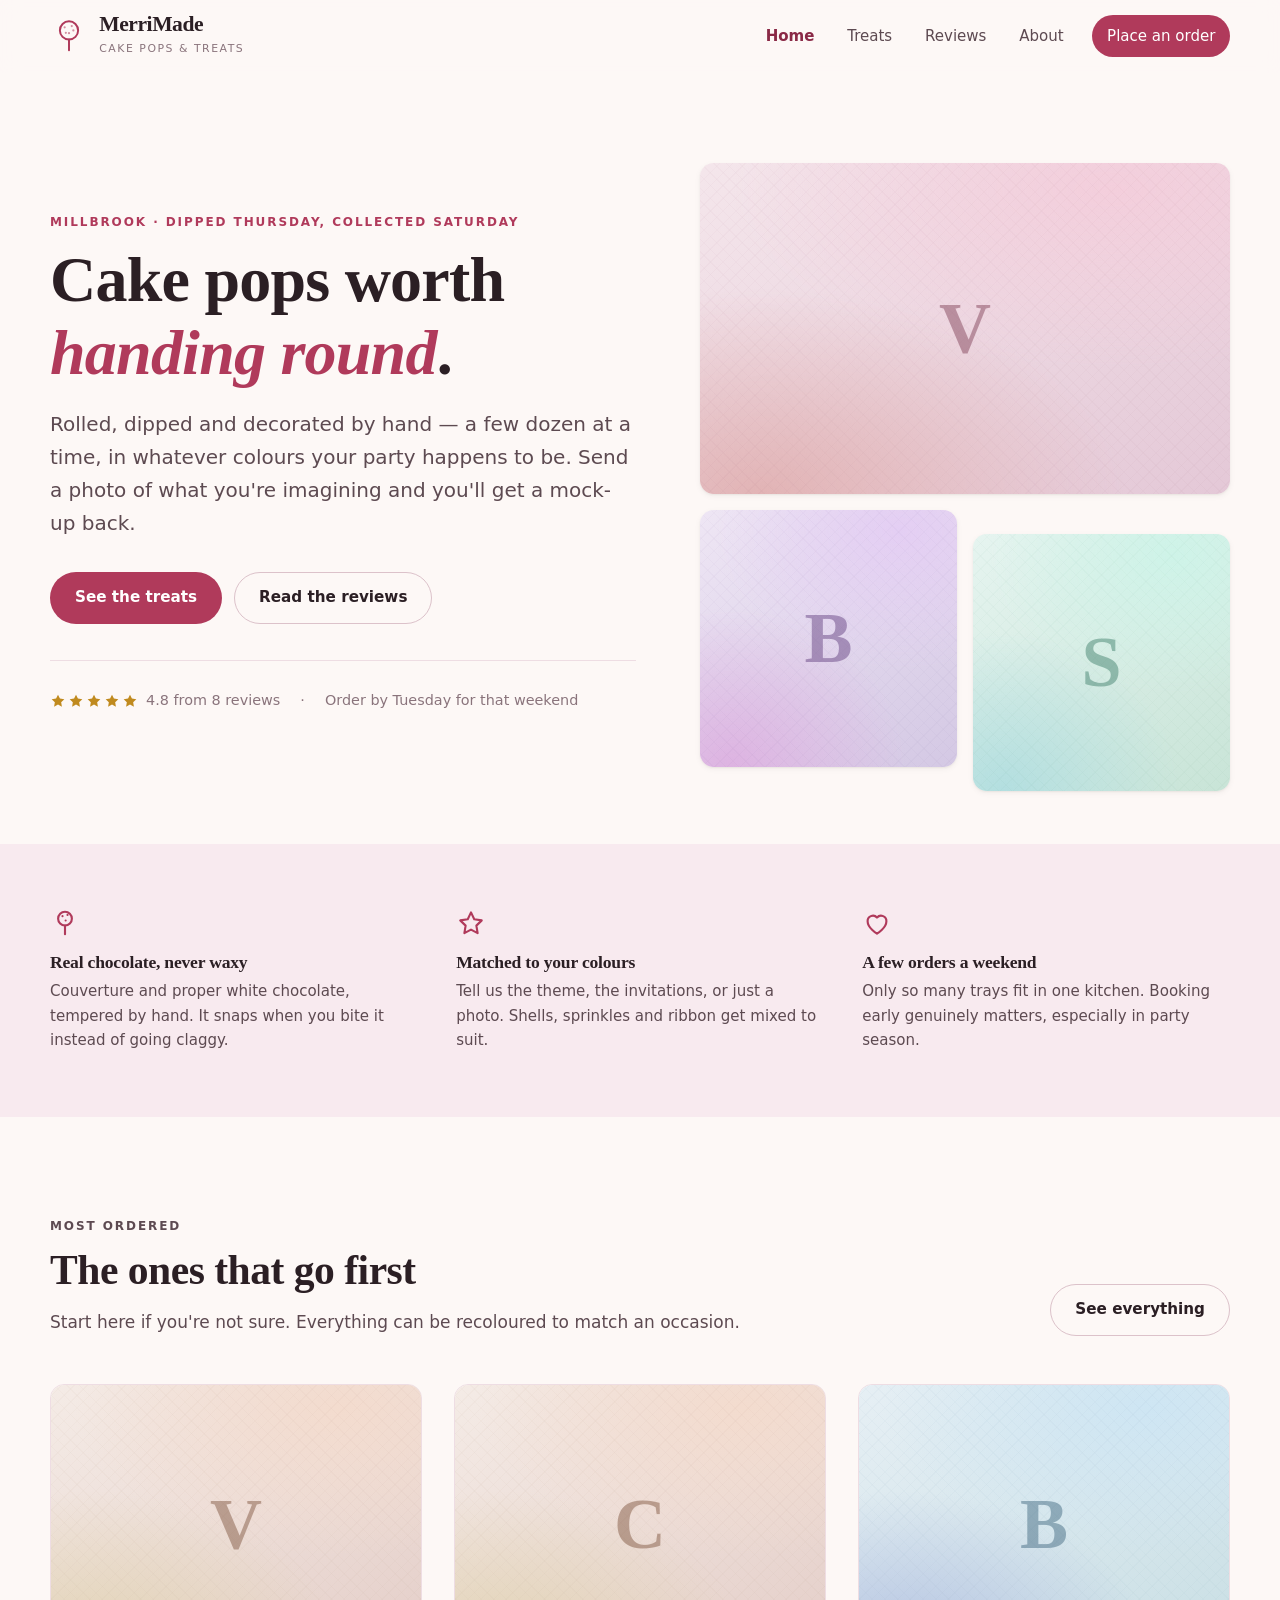
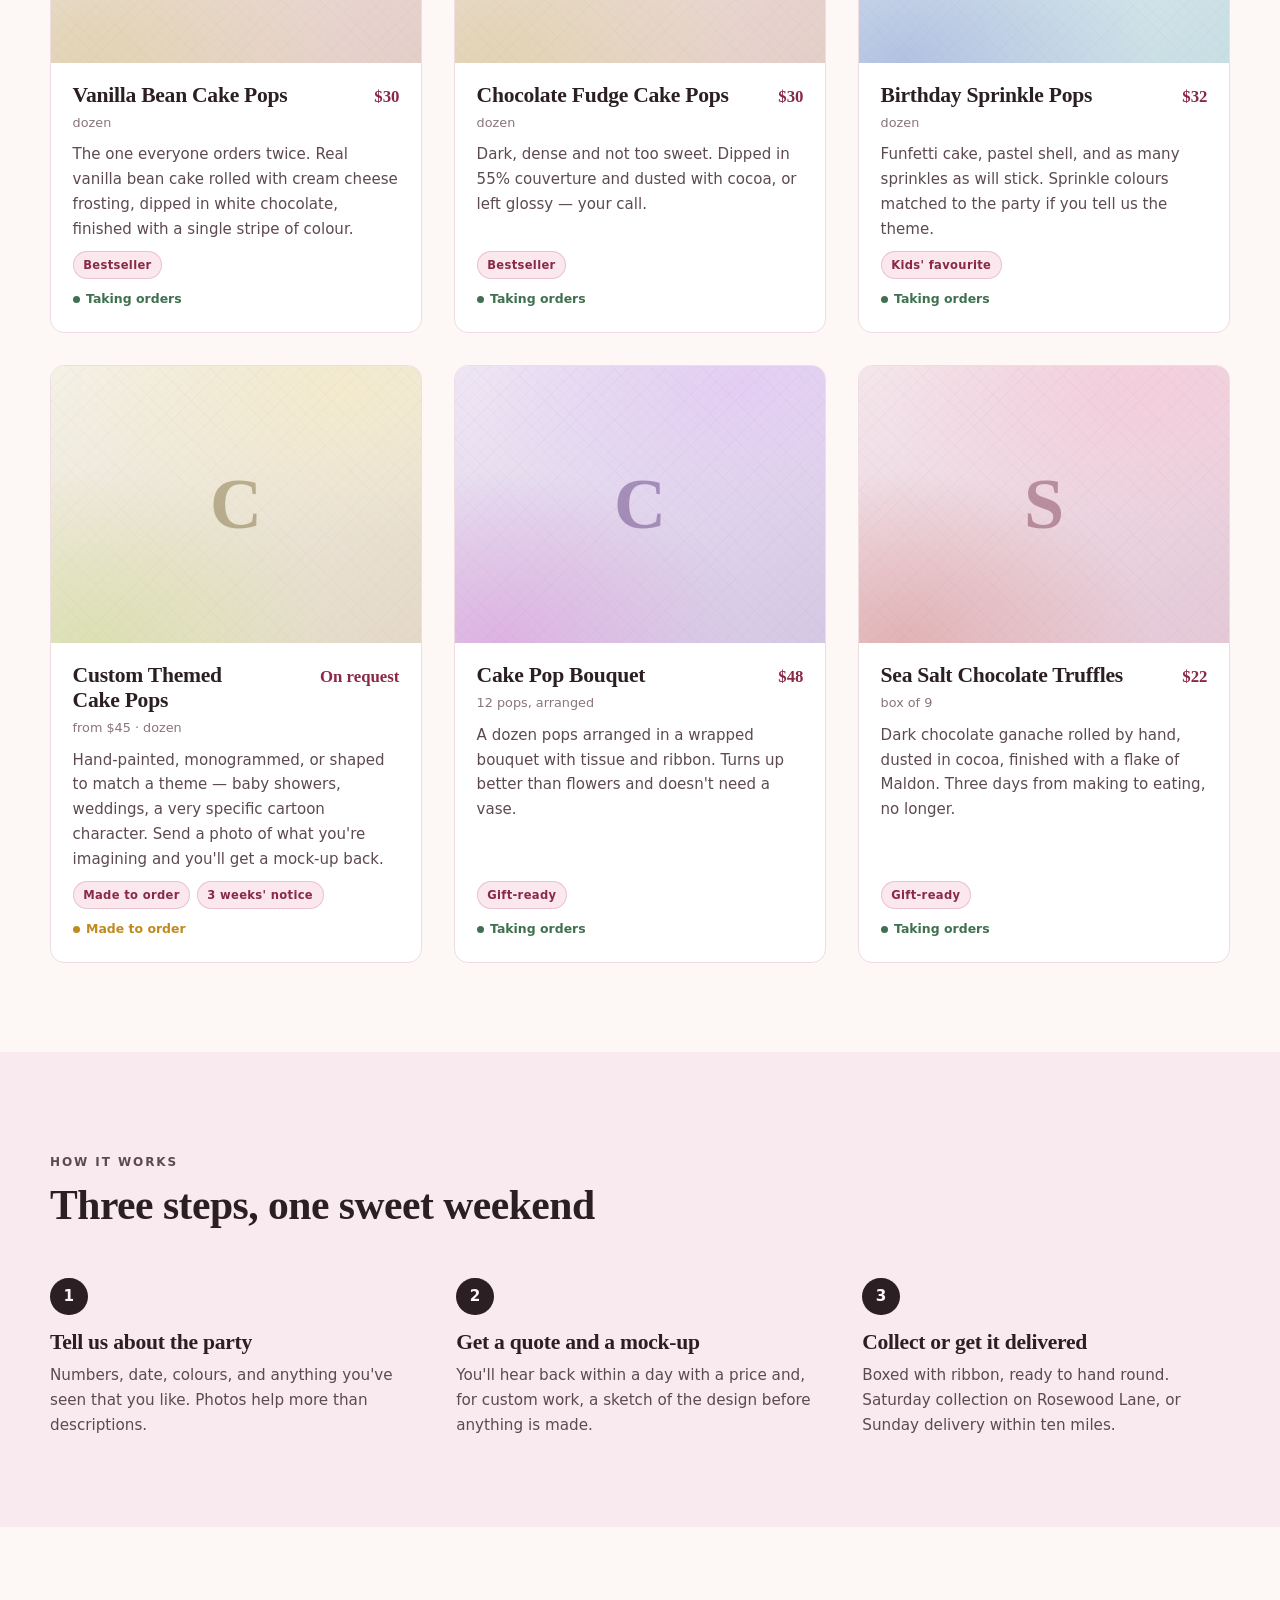
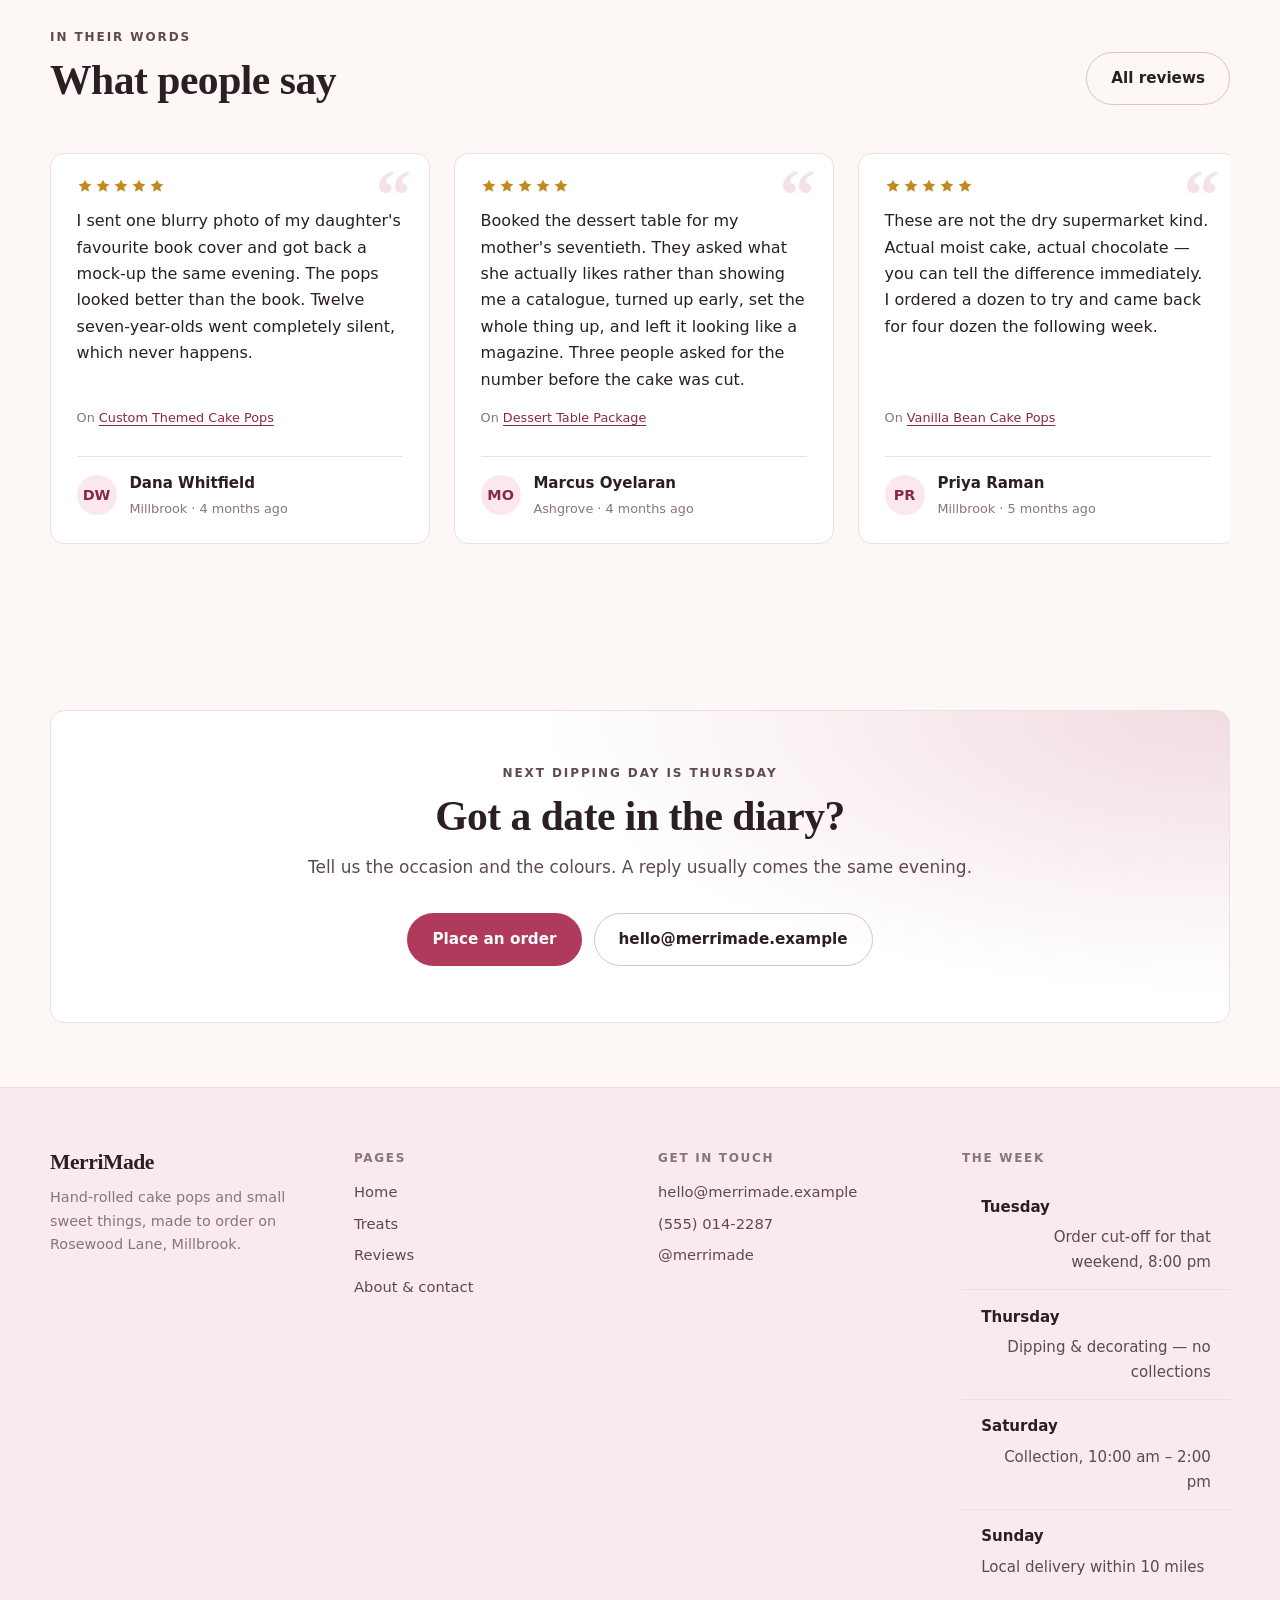
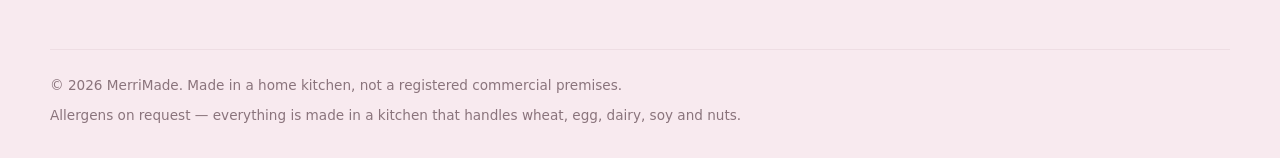
<file: index.html>
<!doctype html>
<html lang="en">
<head>
<meta charset="utf-8">
<meta name="viewport" content="width=device-width, initial-scale=1">
<title>MerriMade — cake pops &amp; sweet treats, made to order</title>
<meta name="description" content="MerriMade makes hand-rolled cake pops, decorated cookies, truffles and dessert tables to order — matched to your colours, for birthdays, weddings and showers.">
<meta name="theme-color" content="#fdf8f6" media="(prefers-color-scheme: light)">
<meta name="theme-color" content="#171013" media="(prefers-color-scheme: dark)">
<link rel="stylesheet" href="css/styles.css">
<link rel="icon" href="data:image/svg+xml,<svg xmlns='http://www.w3.org/2000/svg' viewBox='0 0 100 100'><text y='.9em' font-size='90'>🍭</text></svg>">

<meta property="og:type" content="website">
<meta property="og:title" content="MerriMade — cake pops &amp; sweet treats, made to order">
<meta property="og:description" content="Hand-rolled cake pops, decorated cookies and small sweet things for birthdays, weddings and showers.">

<script type="application/ld+json">
{
  "@context": "https://schema.org",
  "@type": "Bakery",
  "name": "MerriMade",
  "description": "Home kitchen making hand-rolled cake pops, decorated cookies, truffles and dessert tables to order.",
  "email": "hello@merrimade.example",
  "telephone": "(555) 014-2287",
  "address": { "@type": "PostalAddress", "streetAddress": "Rosewood Lane", "addressLocality": "Millbrook" },
  "priceRange": "$$",
  "openingHours": "Sa 10:00-14:00"
}
</script>
</head>

<body>

<a class="skip-link" href="#main">Skip to content</a>

<!-- ============================================================= header -->
<header class="site-header">
  <div class="wrap site-header__inner">
    <a class="brand" href="index.html">
      <svg class="brand__mark" viewBox="0 0 48 48" fill="none" aria-hidden="true">
        <circle cx="24" cy="17" r="11.5" stroke="currentColor" stroke-width="2.5"/>
        <path d="M24 28.5V42" stroke="currentColor" stroke-width="2.5" stroke-linecap="round"/>
        <path d="M18.5 13h.01M27.5 11.5h.01M24 20.5h.01M29.5 17h.01M20 20h.01"
              stroke="currentColor" stroke-width="2.8" stroke-linecap="round" opacity=".55"/>
      </svg>
      <span class="brand__text">
        <span class="brand__name">MerriMade</span>
        <span class="brand__sub">Cake Pops &amp; Treats</span>
      </span>
    </a>

    <button class="nav-toggle" type="button" aria-controls="primary-nav" aria-expanded="false">
      <span class="sr-only">Menu</span>
      <svg width="22" height="22" viewBox="0 0 24 24" fill="none" stroke="currentColor"
           stroke-width="2" stroke-linecap="round" aria-hidden="true">
        <path d="M4 7h16M4 12h16M4 17h16"/>
      </svg>
    </button>

    <nav class="nav" id="primary-nav" aria-label="Main">
      <a href="index.html">Home</a>
      <a href="products.html">Treats</a>
      <a href="reviews.html">Reviews</a>
      <a href="about.html">About</a>
      <a class="btn btn--small nav__cta" href="about.html#order">Place an order</a>
    </nav>
  </div>
</header>

<!-- =============================================================== main -->
<main id="main">

  <!-- =========================================================== hero -->
  <section class="hero">
    <div class="wrap hero__grid">
      <div>
        <p class="eyebrow">Millbrook · dipped Thursday, collected Saturday</p>
        <h1>Cake pops worth <em>handing round</em>.</h1>
        <p class="hero__lead">
          Rolled, dipped and decorated by hand — a few dozen at a time, in
          whatever colours your party happens to be. Send a photo of what you're
          imagining and you'll get a mock-up back.
        </p>
        <div class="hero__actions">
          <a class="btn" href="products.html">See the treats</a>
          <a class="btn btn--ghost" href="reviews.html">Read the reviews</a>
        </div>
        <p class="hero__proof">
          <span id="hero-rating"></span>
          <span class="hero__proof-sep" aria-hidden="true">·</span>
          <span>Order by Tuesday for that weekend</span>
        </p>
      </div>

      <div class="hero__art" aria-hidden="true">
        <div class="tile tile--placeholder" style="--hue:338"><span class="tile__initial">V</span></div>
        <div class="tile tile--placeholder" style="--hue:275"><span class="tile__initial">B</span></div>
        <div class="tile tile--placeholder" style="--hue:162"><span class="tile__initial">S</span></div>
      </div>
    </div>
  </section>

  <!-- ======================================================= features -->
  <section class="sunk tight">
    <div class="wrap features">
      <div class="feature" data-reveal>
        <svg class="feature__icon" viewBox="0 0 24 24" fill="none" stroke="currentColor" stroke-width="1.7" stroke-linecap="round" stroke-linejoin="round" aria-hidden="true">
          <circle cx="12" cy="8.5" r="5.5"/><path d="M12 14v7"/>
          <path d="M10 6.5h.01M14 5.5h.01M12.5 10h.01"/>
        </svg>
        <h3>Real chocolate, never waxy</h3>
        <p>Couverture and proper white chocolate, tempered by hand. It snaps when you bite it instead of going claggy.</p>
      </div>
      <div class="feature" data-reveal>
        <svg class="feature__icon" viewBox="0 0 24 24" fill="none" stroke="currentColor" stroke-width="1.7" stroke-linecap="round" stroke-linejoin="round" aria-hidden="true">
          <path d="M12 3.5 14.6 9l6 .9-4.3 4.2 1 6-5.3-2.8-5.3 2.8 1-6L3.4 9.9l6-.9z"/>
        </svg>
        <h3>Matched to your colours</h3>
        <p>Tell us the theme, the invitations, or just a photo. Shells, sprinkles and ribbon get mixed to suit.</p>
      </div>
      <div class="feature" data-reveal>
        <svg class="feature__icon" viewBox="0 0 24 24" fill="none" stroke="currentColor" stroke-width="1.7" stroke-linecap="round" stroke-linejoin="round" aria-hidden="true">
          <path d="M12 20.5s-7.5-4.6-7.5-9.7A4.3 4.3 0 0 1 12 7.6a4.3 4.3 0 0 1 7.5 3.2c0 5.1-7.5 9.7-7.5 9.7Z"/>
        </svg>
        <h3>A few orders a weekend</h3>
        <p>Only so many trays fit in one kitchen. Booking early genuinely matters, especially in party season.</p>
      </div>
    </div>
  </section>

  <!-- ======================================================= featured -->
  <section>
    <div class="wrap">
      <div class="section-head section-head--split">
        <div>
          <p class="eyebrow">Most ordered</p>
          <h2>The ones that go first</h2>
          <p>Start here if you're not sure. Everything can be recoloured to match an occasion.</p>
        </div>
        <a class="btn btn--ghost" href="products.html">See everything</a>
      </div>
      <div class="grid" id="featured-grid" data-reveal></div>
    </div>
  </section>

  <!-- ========================================================== steps -->
  <section class="sunk">
    <div class="wrap">
      <div class="section-head">
        <p class="eyebrow">How it works</p>
        <h2>Three steps, one sweet weekend</h2>
      </div>
      <div class="steps">
        <div class="step" data-reveal>
          <h3>Tell us about the party</h3>
          <p>Numbers, date, colours, and anything you've seen that you like. Photos help more than descriptions.</p>
        </div>
        <div class="step" data-reveal>
          <h3>Get a quote and a mock-up</h3>
          <p>You'll hear back within a day with a price and, for custom work, a sketch of the design before anything is made.</p>
        </div>
        <div class="step" data-reveal>
          <h3>Collect or get it delivered</h3>
          <p>Boxed with ribbon, ready to hand round. Saturday collection on Rosewood Lane, or Sunday delivery within ten miles.</p>
        </div>
      </div>
    </div>
  </section>

  <!-- ======================================================== reviews -->
  <section>
    <div class="wrap">
      <div class="section-head section-head--split">
        <div>
          <p class="eyebrow">In their words</p>
          <h2>What people say</h2>
        </div>
        <a class="btn btn--ghost" href="reviews.html">All reviews</a>
      </div>
      <div class="quote-strip" id="review-strip" data-reveal></div>
    </div>
  </section>

  <!-- ============================================================ cta -->
  <section class="tight">
    <div class="wrap">
      <div class="cta" data-reveal>
        <p class="eyebrow">Next dipping day is Thursday</p>
        <h2>Got a date in the diary?</h2>
        <p>Tell us the occasion and the colours. A reply usually comes the same evening.</p>
        <div class="hero__actions">
          <a class="btn" href="about.html#order">Place an order</a>
          <a class="btn btn--ghost" href="mailto:" data-site-email>hello@merrimade.example</a>
        </div>
      </div>
    </div>
  </section>

</main>

<!-- ============================================================= footer -->
<!-- ============================================================= footer -->
<footer class="site-footer">
  <div class="wrap">
    <div class="site-footer__grid">
      <div>
        <span class="brand__name">MerriMade</span>
        <p style="margin-top:.6rem;color:var(--muted);font-size:.9rem;max-width:28ch">
          Hand-rolled cake pops and small sweet things, made to order on
          Rosewood Lane, Millbrook.
        </p>
      </div>
      <div>
        <h4>Pages</h4>
        <ul>
          <li><a href="index.html">Home</a></li>
          <li><a href="products.html">Treats</a></li>
          <li><a href="reviews.html">Reviews</a></li>
          <li><a href="about.html">About &amp; contact</a></li>
        </ul>
      </div>
      <div>
        <h4>Get in touch</h4>
        <ul>
          <li><a href="mailto:" data-site-email>hello@merrimade.example</a></li>
          <li><a href="tel:" data-site-phone>(555) 014-2287</a></li>
          <li><a href="https://instagram.com" rel="noopener">@merrimade</a></li>
        </ul>
      </div>
      <div>
        <h4>The week</h4>
        <dl class="facts" data-hours style="background:transparent;border:0"></dl>
      </div>
    </div>
    <div class="site-footer__note">
      <span>&copy; <span data-site-year>2026</span> MerriMade. Made in a home kitchen, not a registered commercial premises.</span>
      <span>Allergens on request — everything is made in a kitchen that handles wheat, egg, dairy, soy and nuts.</span>
    </div>
  </div>
</footer>

<script src="js/data.js"></script>
<script src="js/site.js"></script>
</body>
</html>
</file>
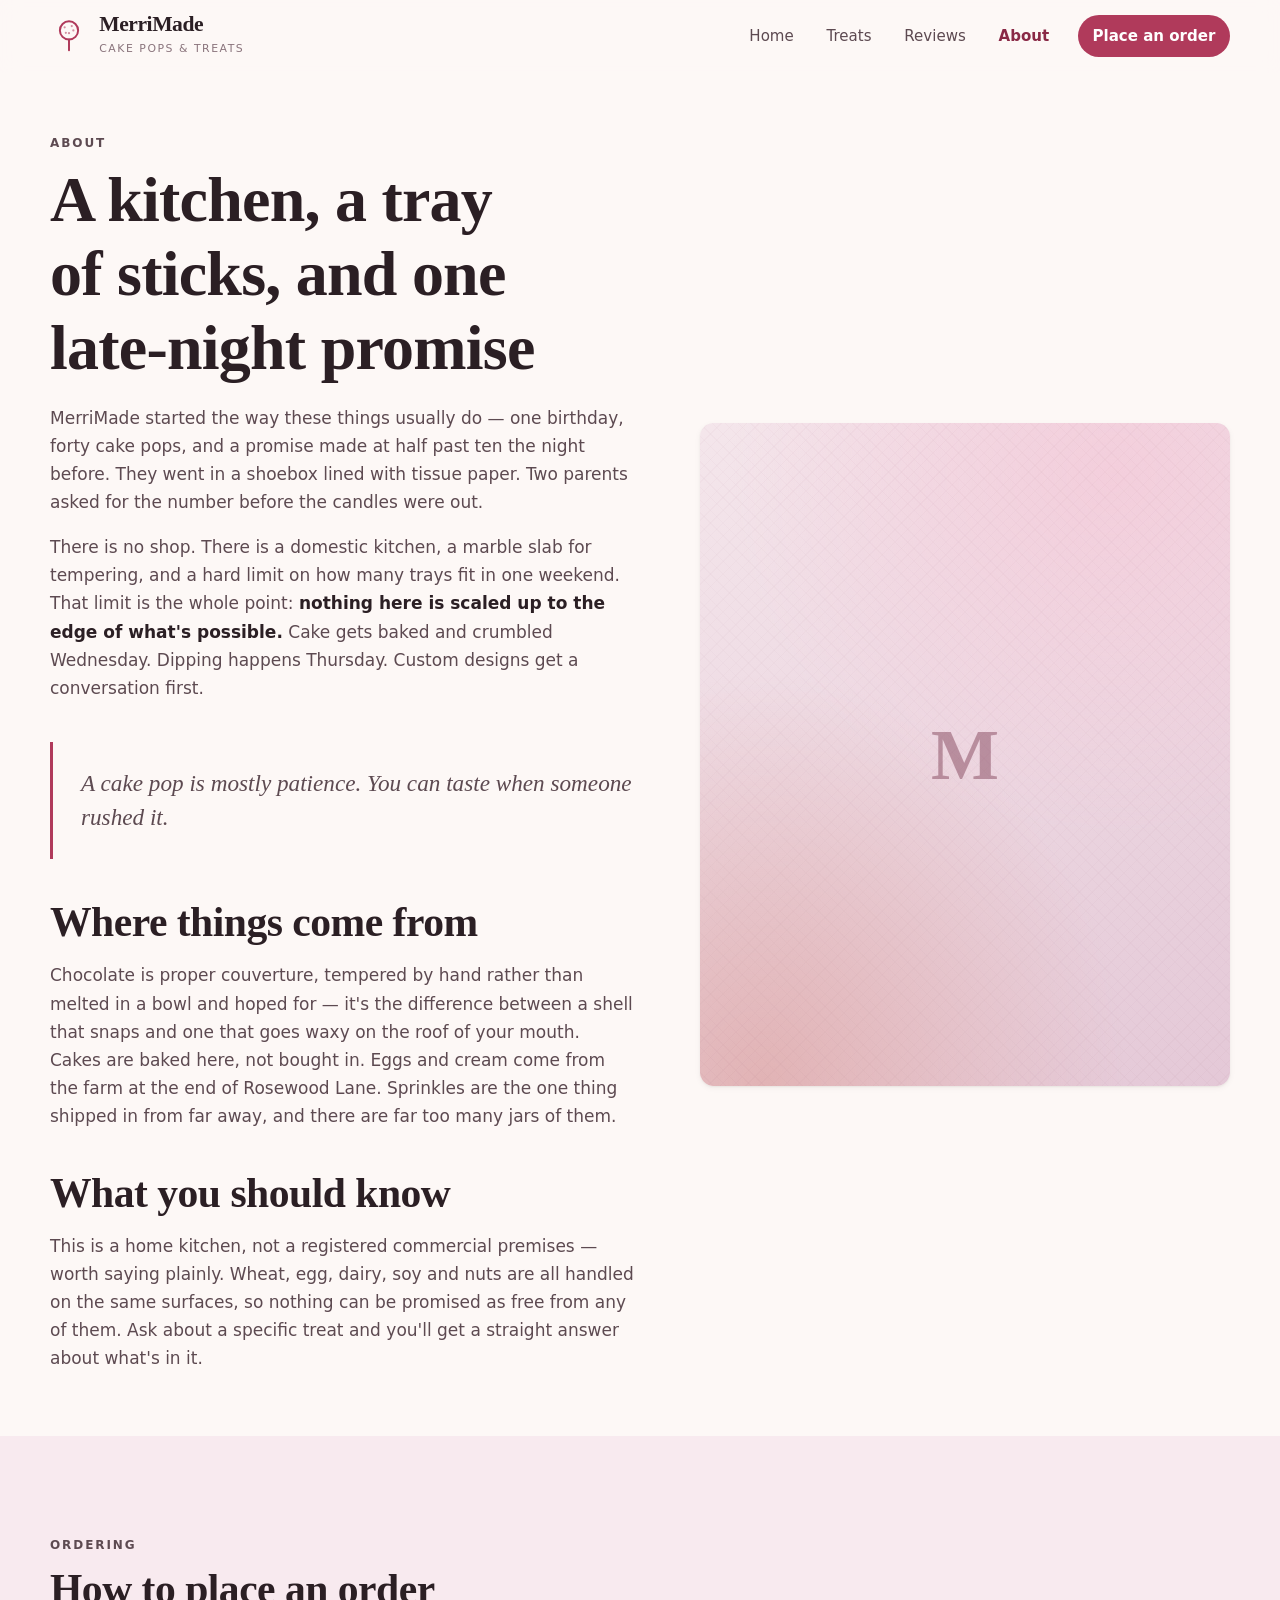
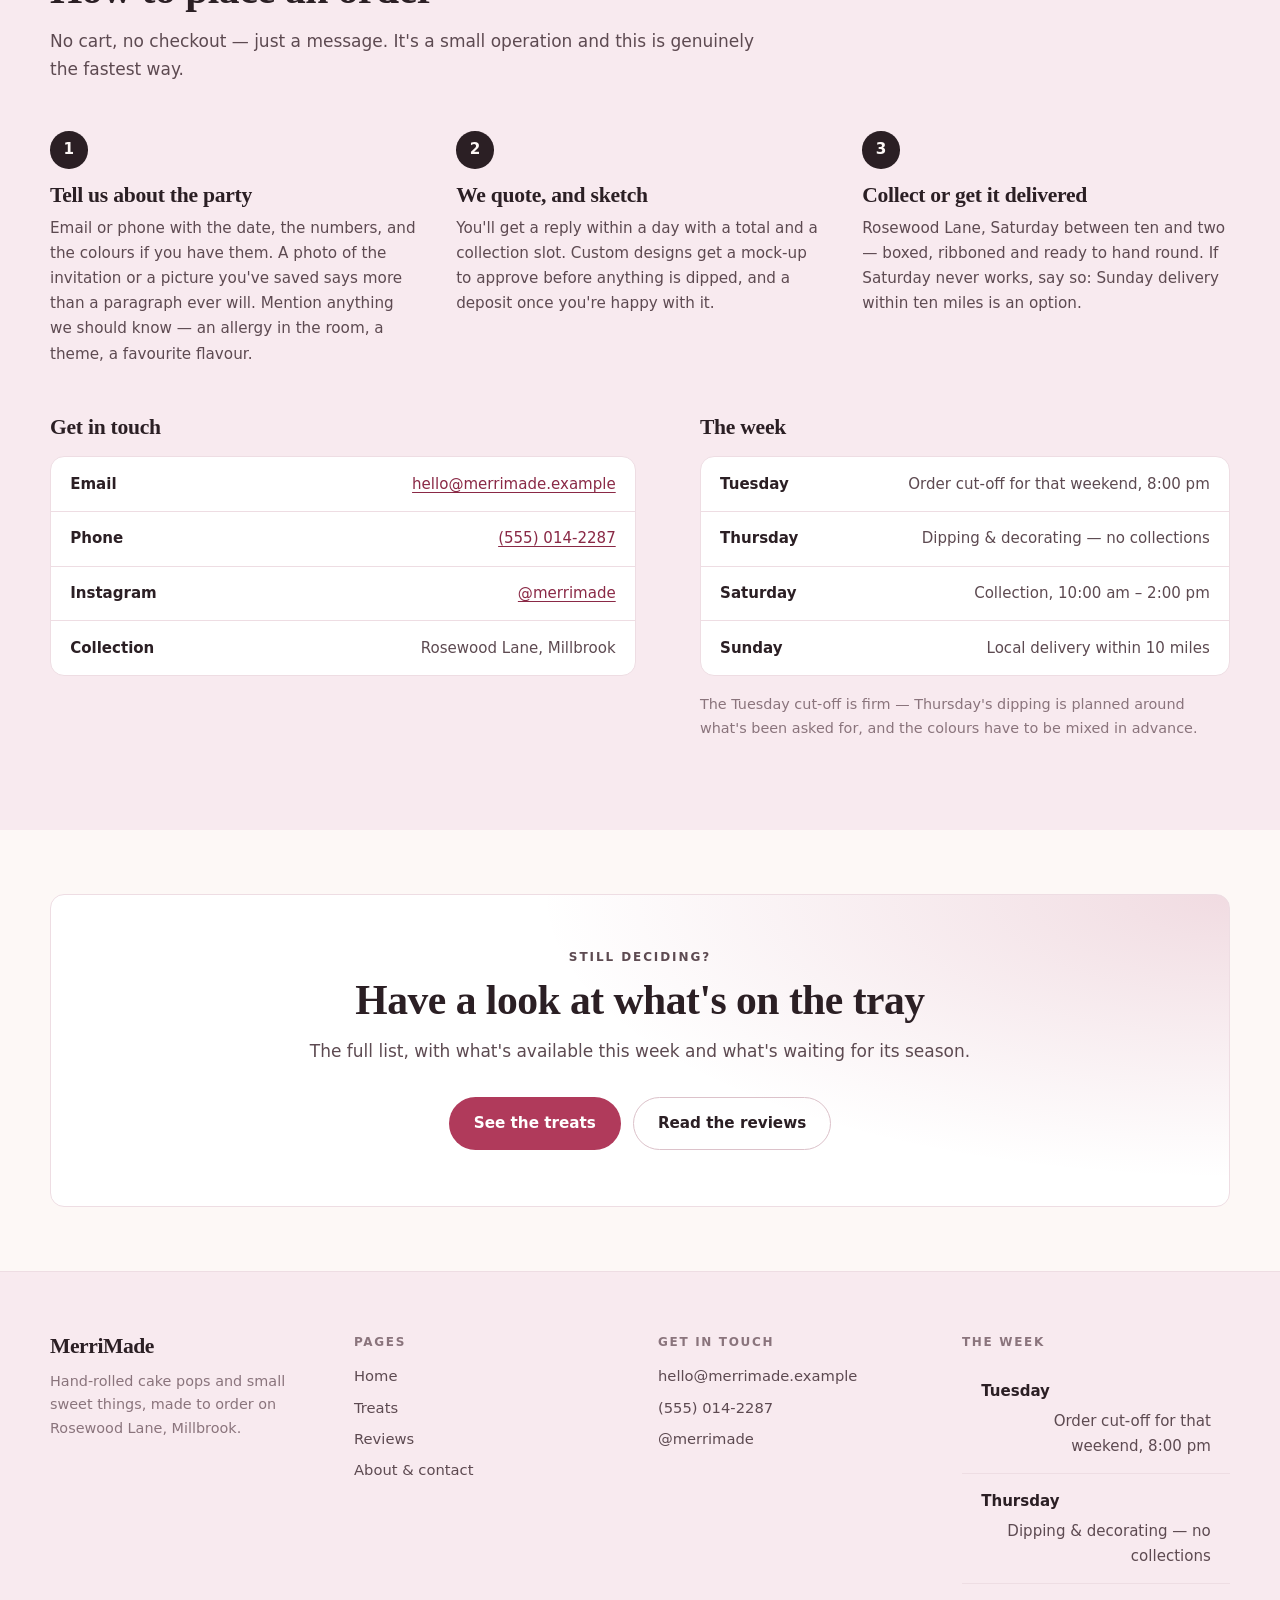
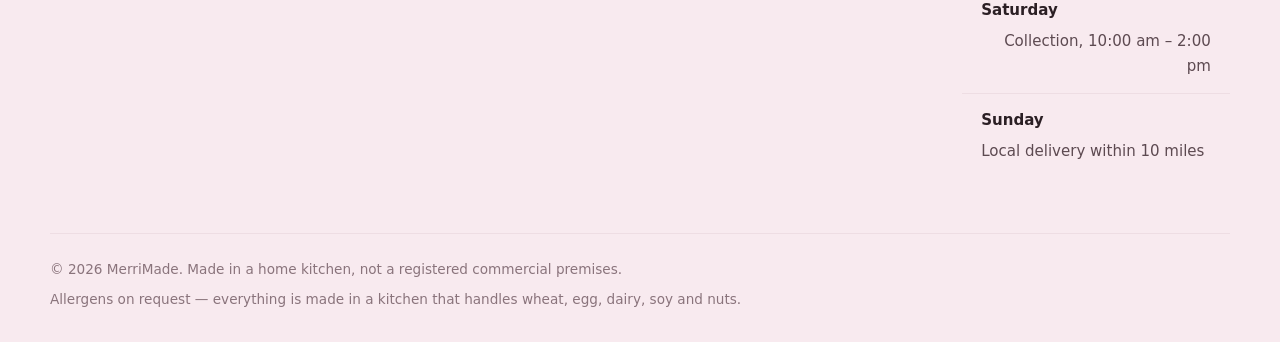
<file: about.html>
<!doctype html>
<html lang="en">
<head>
<meta charset="utf-8">
<meta name="viewport" content="width=device-width, initial-scale=1">
<title>About &amp; ordering — MerriMade</title>
<meta name="description" content="The story behind MerriMade, how ordering cake pops and treats works, lead times, collection and delivery, and how to get in touch.">
<meta name="theme-color" content="#fdf8f6" media="(prefers-color-scheme: light)">
<meta name="theme-color" content="#171013" media="(prefers-color-scheme: dark)">
<link rel="stylesheet" href="css/styles.css">
<link rel="icon" href="data:image/svg+xml,<svg xmlns='http://www.w3.org/2000/svg' viewBox='0 0 100 100'><text y='.9em' font-size='90'>🍭</text></svg>">
</head>

<body>

<a class="skip-link" href="#main">Skip to content</a>

<!-- ============================================================= header -->
<header class="site-header">
  <div class="wrap site-header__inner">
    <a class="brand" href="index.html">
      <svg class="brand__mark" viewBox="0 0 48 48" fill="none" aria-hidden="true">
        <circle cx="24" cy="17" r="11.5" stroke="currentColor" stroke-width="2.5"/>
        <path d="M24 28.5V42" stroke="currentColor" stroke-width="2.5" stroke-linecap="round"/>
        <path d="M18.5 13h.01M27.5 11.5h.01M24 20.5h.01M29.5 17h.01M20 20h.01"
              stroke="currentColor" stroke-width="2.8" stroke-linecap="round" opacity=".55"/>
      </svg>
      <span class="brand__text">
        <span class="brand__name">MerriMade</span>
        <span class="brand__sub">Cake Pops &amp; Treats</span>
      </span>
    </a>

    <button class="nav-toggle" type="button" aria-controls="primary-nav" aria-expanded="false">
      <span class="sr-only">Menu</span>
      <svg width="22" height="22" viewBox="0 0 24 24" fill="none" stroke="currentColor"
           stroke-width="2" stroke-linecap="round" aria-hidden="true">
        <path d="M4 7h16M4 12h16M4 17h16"/>
      </svg>
    </button>

    <nav class="nav" id="primary-nav" aria-label="Main">
      <a href="index.html">Home</a>
      <a href="products.html">Treats</a>
      <a href="reviews.html">Reviews</a>
      <a href="about.html">About</a>
      <a class="btn btn--small nav__cta" href="about.html#order">Place an order</a>
    </nav>
  </div>
</header>

<!-- =============================================================== main -->
<main id="main">
  <section class="tight">
    <div class="wrap hero__grid">
      <div class="prose">
        <p class="eyebrow">About</p>
        <h1 style="margin-bottom:1.25rem">A kitchen, a tray of sticks, and one late-night promise</h1>
        <p>
          MerriMade started the way these things usually do — one birthday, forty
          cake pops, and a promise made at half past ten the night before. They went
          in a shoebox lined with tissue paper. Two parents asked for the number
          before the candles were out.
        </p>
        <p>
          There is no shop. There is a domestic kitchen, a marble slab for tempering,
          and a hard limit on how many trays fit in one weekend. That limit is the
          whole point: <strong>nothing here is scaled up to the edge of what's
          possible.</strong> Cake gets baked and crumbled Wednesday. Dipping happens
          Thursday. Custom designs get a conversation first.
        </p>

        <div class="pull">
          <p>A cake pop is mostly patience. You can taste when someone rushed it.</p>
        </div>

        <h2>Where things come from</h2>
        <p>
          Chocolate is proper couverture, tempered by hand rather than melted in a
          bowl and hoped for — it's the difference between a shell that snaps and one
          that goes waxy on the roof of your mouth. Cakes are baked here, not bought
          in. Eggs and cream come from the farm at the end of Rosewood Lane. Sprinkles
          are the one thing shipped in from far away, and there are far too many jars
          of them.
        </p>

        <h2>What you should know</h2>
        <p>
          This is a home kitchen, not a registered commercial premises — worth saying
          plainly. Wheat, egg, dairy, soy and nuts are all handled on the same
          surfaces, so nothing can be promised as free from any of them. Ask about a
          specific treat and you'll get a straight answer about what's in it.
        </p>
      </div>

      <aside>
        <div class="tile tile--placeholder" style="--hue:338;aspect-ratio:4/5" role="img"
             aria-label="Portrait of the baker dipping cake pops">
          <span class="tile__initial" aria-hidden="true">M</span>
        </div>
      </aside>
    </div>
  </section>

  <!-- ========================================================= ordering -->
  <section class="sunk" id="order">
    <div class="wrap">
      <div class="section-head">
        <p class="eyebrow">Ordering</p>
        <h2>How to place an order</h2>
        <p>
          No cart, no checkout — just a message. It's a small operation and this is
          genuinely the fastest way.
        </p>
      </div>

      <div class="steps" style="margin-bottom:clamp(2rem,4vw,3rem)">
        <div class="step" data-reveal>
          <h3>Tell us about the party</h3>
          <p>
            Email or phone with the date, the numbers, and the colours if you have
            them. A photo of the invitation or a picture you've saved says more than
            a paragraph ever will. Mention anything we should know — an allergy in
            the room, a theme, a favourite flavour.
          </p>
        </div>
        <div class="step" data-reveal>
          <h3>We quote, and sketch</h3>
          <p>
            You'll get a reply within a day with a total and a collection slot.
            Custom designs get a mock-up to approve before anything is dipped, and a
            deposit once you're happy with it.
          </p>
        </div>
        <div class="step" data-reveal>
          <h3>Collect or get it delivered</h3>
          <p>
            Rosewood Lane, Saturday between ten and two — boxed, ribboned and ready
            to hand round. If Saturday never works, say so: Sunday delivery within
            ten miles is an option.
          </p>
        </div>
      </div>

      <div class="hero__grid" style="align-items:start">
        <div>
          <h3 style="margin-bottom:1rem">Get in touch</h3>
          <dl class="facts">
            <div><dt>Email</dt><dd><a href="mailto:" data-site-email>hello@merrimade.example</a></dd></div>
            <div><dt>Phone</dt><dd><a href="tel:" data-site-phone>(555) 014-2287</a></dd></div>
            <div><dt>Instagram</dt><dd><a href="https://instagram.com" rel="noopener">@merrimade</a></dd></div>
            <div><dt>Collection</dt><dd>Rosewood Lane, Millbrook</dd></div>
          </dl>
        </div>
        <div>
          <h3 style="margin-bottom:1rem">The week</h3>
          <dl class="facts" data-hours></dl>
          <p style="margin-top:1rem;font-size:.9rem;color:var(--muted)">
            The Tuesday cut-off is firm — Thursday's dipping is planned around
            what's been asked for, and the colours have to be mixed in advance.
          </p>
        </div>
      </div>
    </div>
  </section>

  <section class="tight">
    <div class="wrap">
      <div class="cta" data-reveal>
        <p class="eyebrow">Still deciding?</p>
        <h2>Have a look at what's on the tray</h2>
        <p>The full list, with what's available this week and what's waiting for its season.</p>
        <div class="hero__actions">
          <a class="btn" href="products.html">See the treats</a>
          <a class="btn btn--ghost" href="reviews.html">Read the reviews</a>
        </div>
      </div>
    </div>
  </section>
</main>

<!-- ============================================================= footer -->
<!-- ============================================================= footer -->
<footer class="site-footer">
  <div class="wrap">
    <div class="site-footer__grid">
      <div>
        <span class="brand__name">MerriMade</span>
        <p style="margin-top:.6rem;color:var(--muted);font-size:.9rem;max-width:28ch">
          Hand-rolled cake pops and small sweet things, made to order on
          Rosewood Lane, Millbrook.
        </p>
      </div>
      <div>
        <h4>Pages</h4>
        <ul>
          <li><a href="index.html">Home</a></li>
          <li><a href="products.html">Treats</a></li>
          <li><a href="reviews.html">Reviews</a></li>
          <li><a href="about.html">About &amp; contact</a></li>
        </ul>
      </div>
      <div>
        <h4>Get in touch</h4>
        <ul>
          <li><a href="mailto:" data-site-email>hello@merrimade.example</a></li>
          <li><a href="tel:" data-site-phone>(555) 014-2287</a></li>
          <li><a href="https://instagram.com" rel="noopener">@merrimade</a></li>
        </ul>
      </div>
      <div>
        <h4>The week</h4>
        <dl class="facts" data-hours style="background:transparent;border:0"></dl>
      </div>
    </div>
    <div class="site-footer__note">
      <span>&copy; <span data-site-year>2026</span> MerriMade. Made in a home kitchen, not a registered commercial premises.</span>
      <span>Allergens on request — everything is made in a kitchen that handles wheat, egg, dairy, soy and nuts.</span>
    </div>
  </div>
</footer>

<script src="js/data.js"></script>
<script src="js/site.js"></script>
</body>
</html>
</file>
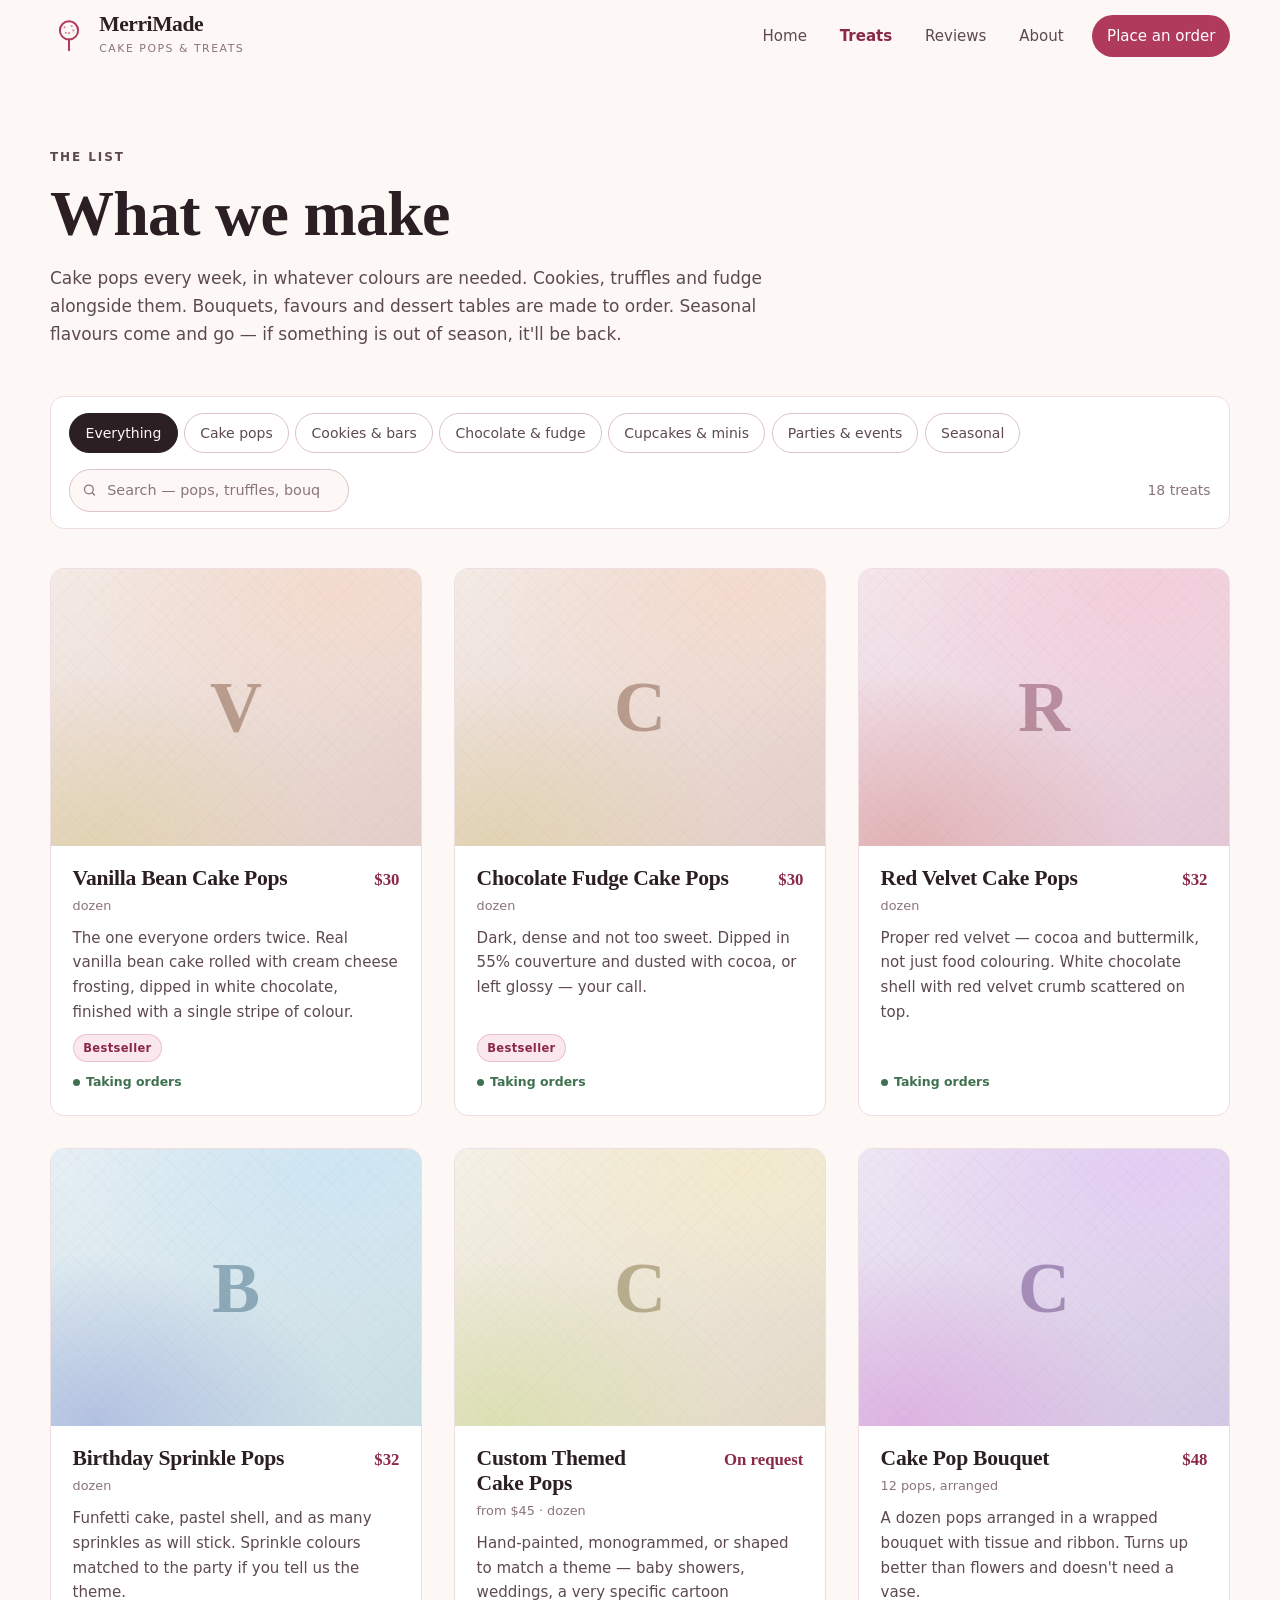
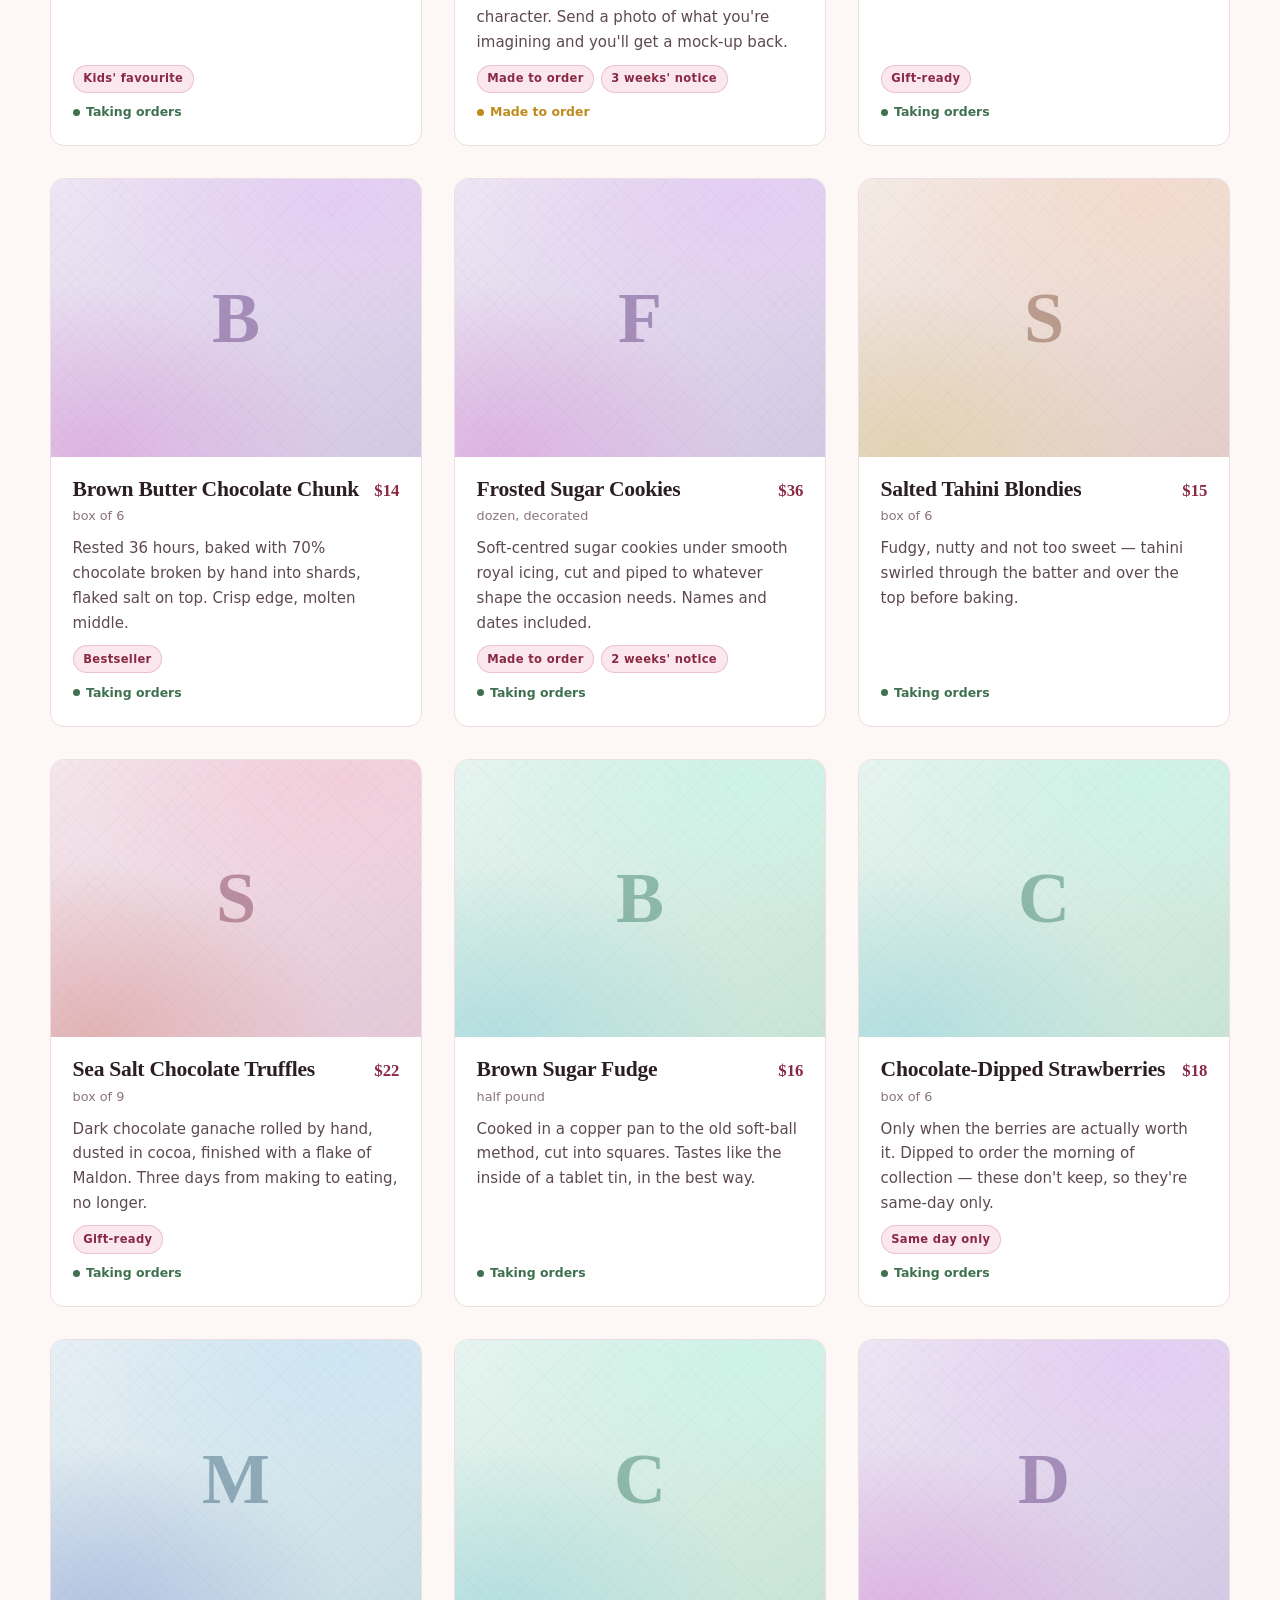
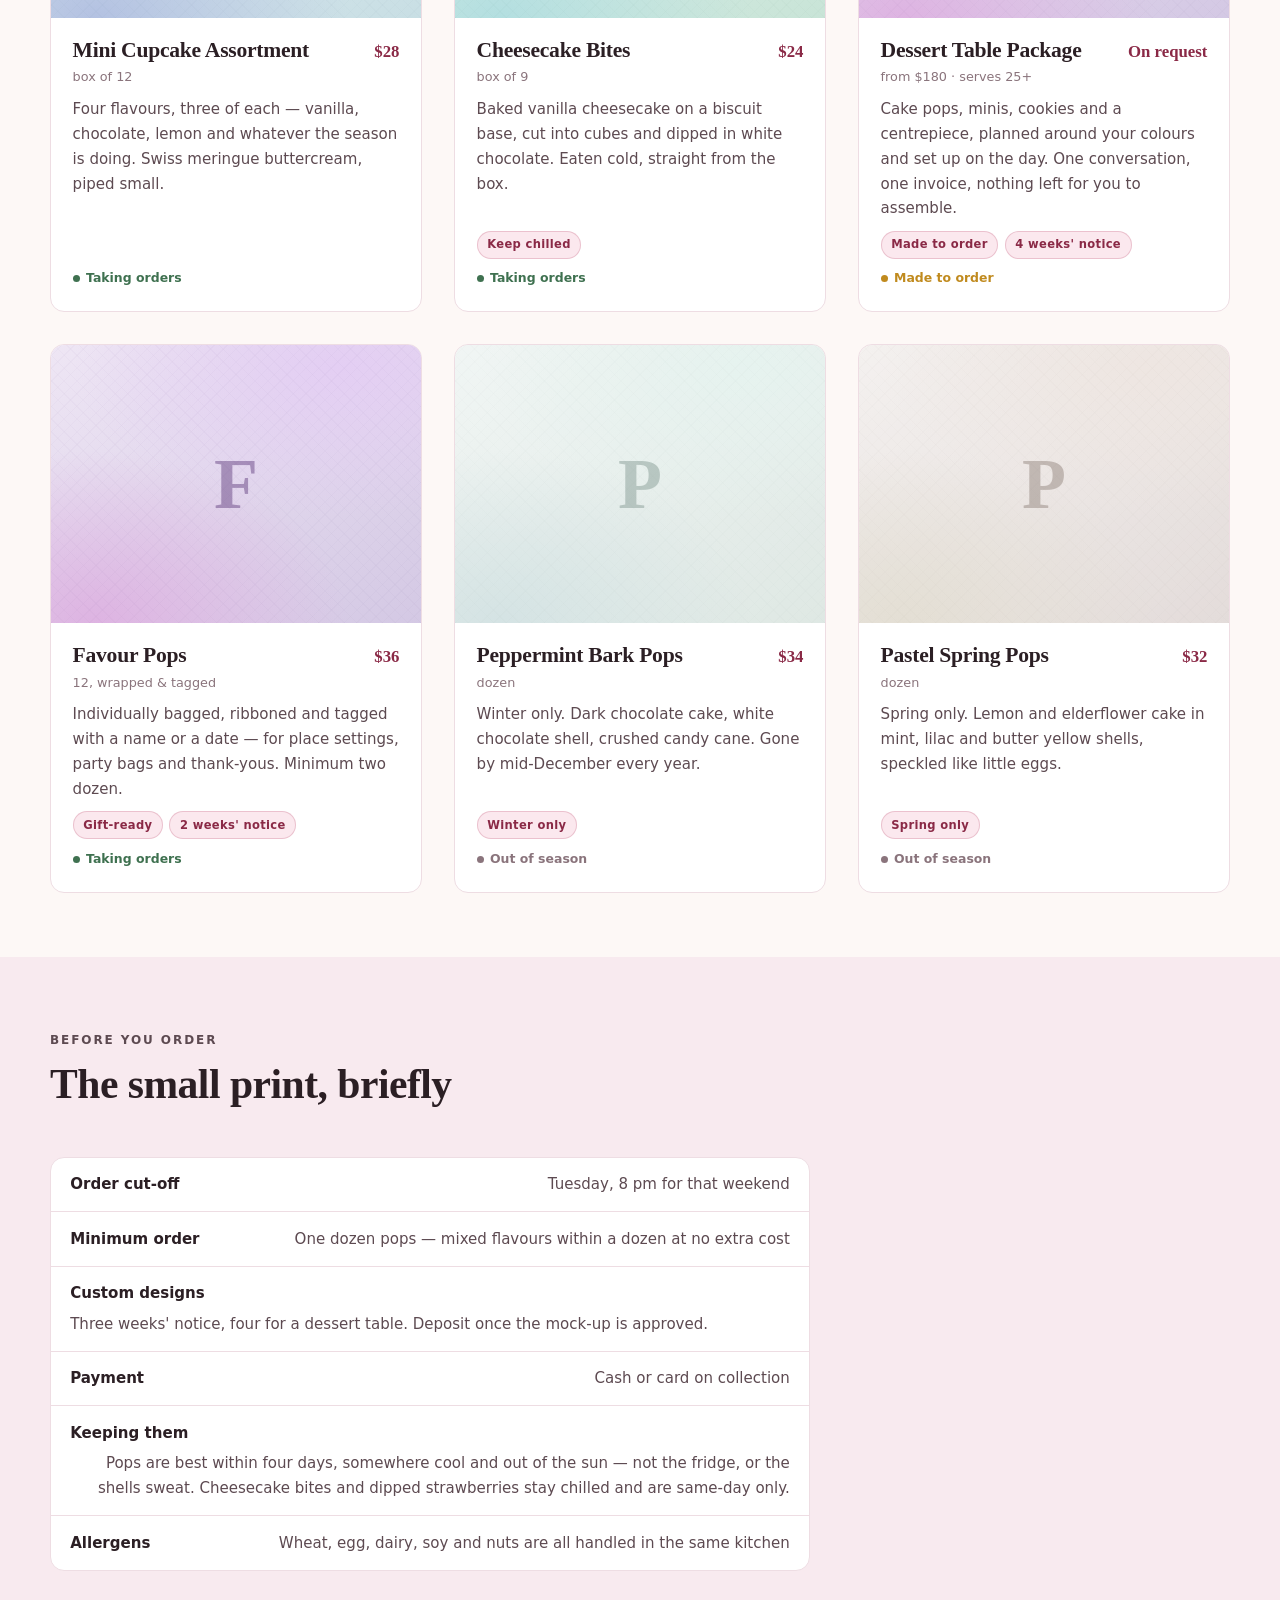
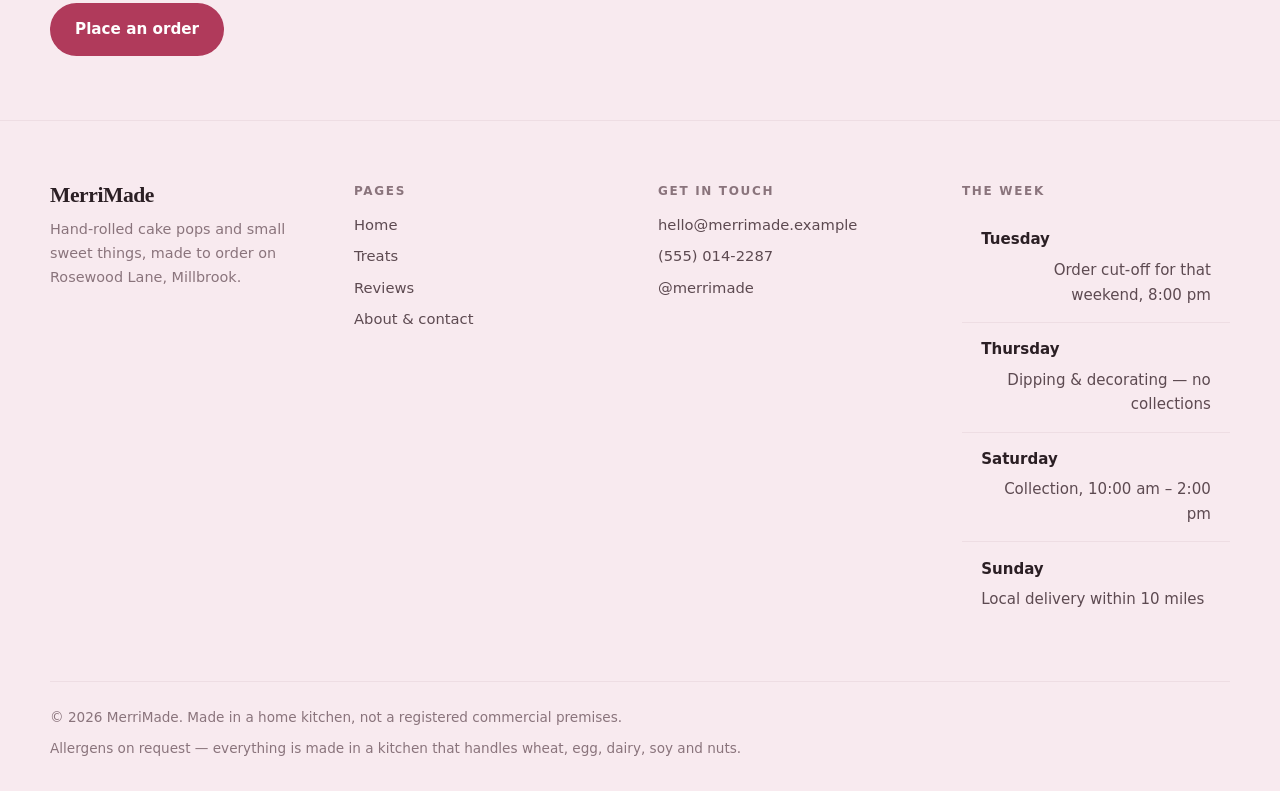
<file: products.html>
<!doctype html>
<html lang="en">
<head>
<meta charset="utf-8">
<meta name="viewport" content="width=device-width, initial-scale=1">
<title>Treats — MerriMade</title>
<meta name="description" content="The full MerriMade list: cake pops in every flavour, decorated cookies, truffles and fudge, mini cupcakes, plus party and dessert-table packages.">
<meta name="theme-color" content="#fdf8f6" media="(prefers-color-scheme: light)">
<meta name="theme-color" content="#171013" media="(prefers-color-scheme: dark)">
<link rel="stylesheet" href="css/styles.css">
<link rel="icon" href="data:image/svg+xml,<svg xmlns='http://www.w3.org/2000/svg' viewBox='0 0 100 100'><text y='.9em' font-size='90'>🍭</text></svg>">
</head>

<body>

<a class="skip-link" href="#main">Skip to content</a>

<!-- ============================================================= header -->
<header class="site-header">
  <div class="wrap site-header__inner">
    <a class="brand" href="index.html">
      <svg class="brand__mark" viewBox="0 0 48 48" fill="none" aria-hidden="true">
        <circle cx="24" cy="17" r="11.5" stroke="currentColor" stroke-width="2.5"/>
        <path d="M24 28.5V42" stroke="currentColor" stroke-width="2.5" stroke-linecap="round"/>
        <path d="M18.5 13h.01M27.5 11.5h.01M24 20.5h.01M29.5 17h.01M20 20h.01"
              stroke="currentColor" stroke-width="2.8" stroke-linecap="round" opacity=".55"/>
      </svg>
      <span class="brand__text">
        <span class="brand__name">MerriMade</span>
        <span class="brand__sub">Cake Pops &amp; Treats</span>
      </span>
    </a>

    <button class="nav-toggle" type="button" aria-controls="primary-nav" aria-expanded="false">
      <span class="sr-only">Menu</span>
      <svg width="22" height="22" viewBox="0 0 24 24" fill="none" stroke="currentColor"
           stroke-width="2" stroke-linecap="round" aria-hidden="true">
        <path d="M4 7h16M4 12h16M4 17h16"/>
      </svg>
    </button>

    <nav class="nav" id="primary-nav" aria-label="Main">
      <a href="index.html">Home</a>
      <a href="products.html">Treats</a>
      <a href="reviews.html">Reviews</a>
      <a href="about.html">About</a>
      <a class="btn btn--small nav__cta" href="about.html#order">Place an order</a>
    </nav>
  </div>
</header>

<!-- =============================================================== main -->
<main id="main">
  <section class="tight">
    <div class="wrap">
      <div class="section-head">
        <p class="eyebrow">The list</p>
        <h1>What we make</h1>
        <p>
          Cake pops every week, in whatever colours are needed. Cookies, truffles and
          fudge alongside them. Bouquets, favours and dessert tables are made to order.
          Seasonal flavours come and go — if something is out of season, it'll be back.
        </p>
      </div>

      <div class="filters">
        <div class="chips" id="category-chips" role="group" aria-label="Filter by category"></div>
        <label class="search">
          <span class="sr-only">Search the treats</span>
          <svg viewBox="0 0 24 24" fill="none" stroke="currentColor" stroke-width="2"
               stroke-linecap="round" aria-hidden="true">
            <circle cx="11" cy="11" r="7"/><path d="m20 20-3.6-3.6"/>
          </svg>
          <input type="search" id="product-search" placeholder="Search — pops, truffles, bouquet…"
                 autocomplete="off">
        </label>
        <p class="result-count" id="result-count" role="status" aria-live="polite"></p>
      </div>

      <div class="grid" id="product-grid"></div>
      <p class="empty" id="product-empty" hidden>
        Nothing matches that. Try a different word, or
        <a href="products.html">show everything</a>.
      </p>
    </div>
  </section>

  <section class="sunk tight">
    <div class="wrap">
      <div class="section-head">
        <p class="eyebrow">Before you order</p>
        <h2>The small print, briefly</h2>
      </div>
      <dl class="facts" style="max-width:760px">
        <div><dt>Order cut-off</dt><dd>Tuesday, 8&nbsp;pm for that weekend</dd></div>
        <div><dt>Minimum order</dt><dd>One dozen pops — mixed flavours within a dozen at no extra cost</dd></div>
        <div><dt>Custom designs</dt><dd>Three weeks' notice, four for a dessert table. Deposit once the mock-up is approved.</dd></div>
        <div><dt>Payment</dt><dd>Cash or card on collection</dd></div>
        <div><dt>Keeping them</dt><dd>Pops are best within four days, somewhere cool and out of the sun — not the fridge, or the shells sweat. Cheesecake bites and dipped strawberries stay chilled and are same-day only.</dd></div>
        <div><dt>Allergens</dt><dd>Wheat, egg, dairy, soy and nuts are all handled in the same kitchen</dd></div>
      </dl>
      <div class="hero__actions">
        <a class="btn" href="about.html#order">Place an order</a>
      </div>
    </div>
  </section>
</main>

<!-- ============================================================= footer -->
<!-- ============================================================= footer -->
<footer class="site-footer">
  <div class="wrap">
    <div class="site-footer__grid">
      <div>
        <span class="brand__name">MerriMade</span>
        <p style="margin-top:.6rem;color:var(--muted);font-size:.9rem;max-width:28ch">
          Hand-rolled cake pops and small sweet things, made to order on
          Rosewood Lane, Millbrook.
        </p>
      </div>
      <div>
        <h4>Pages</h4>
        <ul>
          <li><a href="index.html">Home</a></li>
          <li><a href="products.html">Treats</a></li>
          <li><a href="reviews.html">Reviews</a></li>
          <li><a href="about.html">About &amp; contact</a></li>
        </ul>
      </div>
      <div>
        <h4>Get in touch</h4>
        <ul>
          <li><a href="mailto:" data-site-email>hello@merrimade.example</a></li>
          <li><a href="tel:" data-site-phone>(555) 014-2287</a></li>
          <li><a href="https://instagram.com" rel="noopener">@merrimade</a></li>
        </ul>
      </div>
      <div>
        <h4>The week</h4>
        <dl class="facts" data-hours style="background:transparent;border:0"></dl>
      </div>
    </div>
    <div class="site-footer__note">
      <span>&copy; <span data-site-year>2026</span> MerriMade. Made in a home kitchen, not a registered commercial premises.</span>
      <span>Allergens on request — everything is made in a kitchen that handles wheat, egg, dairy, soy and nuts.</span>
    </div>
  </div>
</footer>

<script src="js/data.js"></script>
<script src="js/site.js"></script>
</body>
</html>
</file>
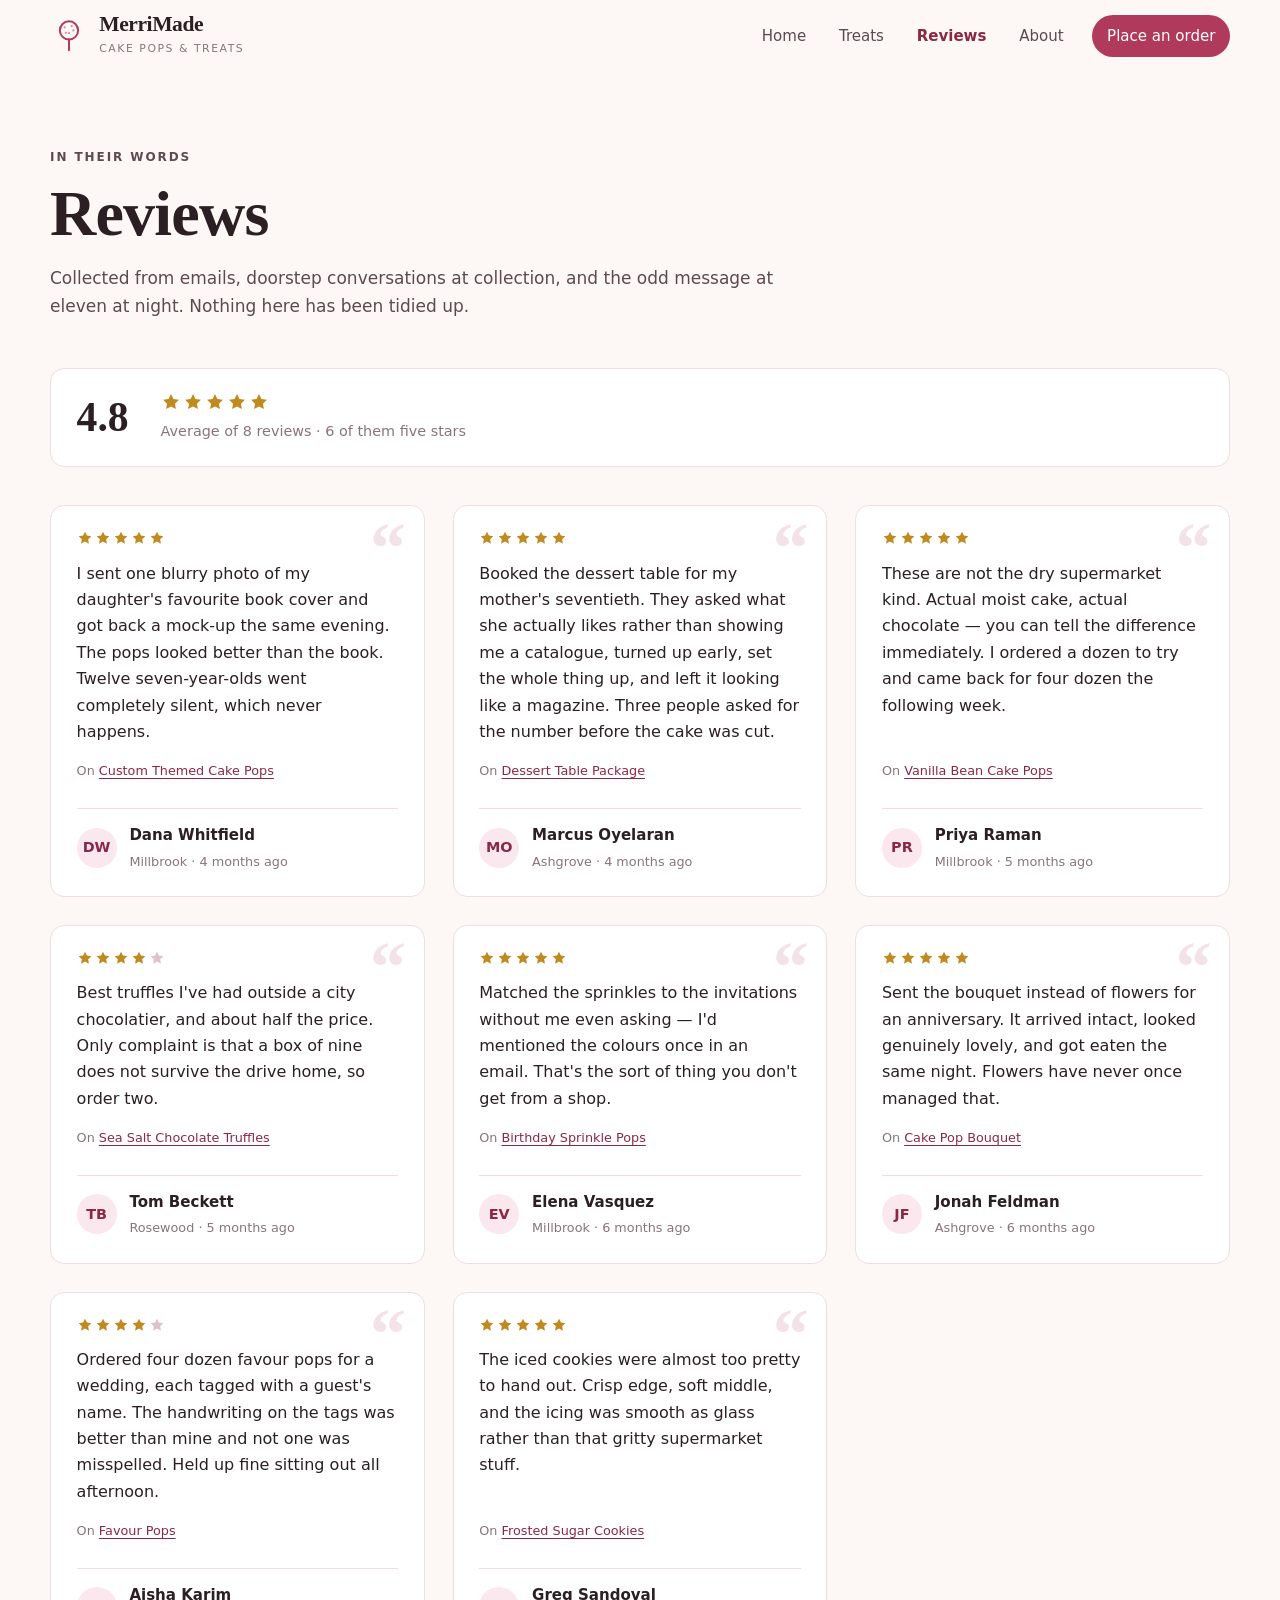
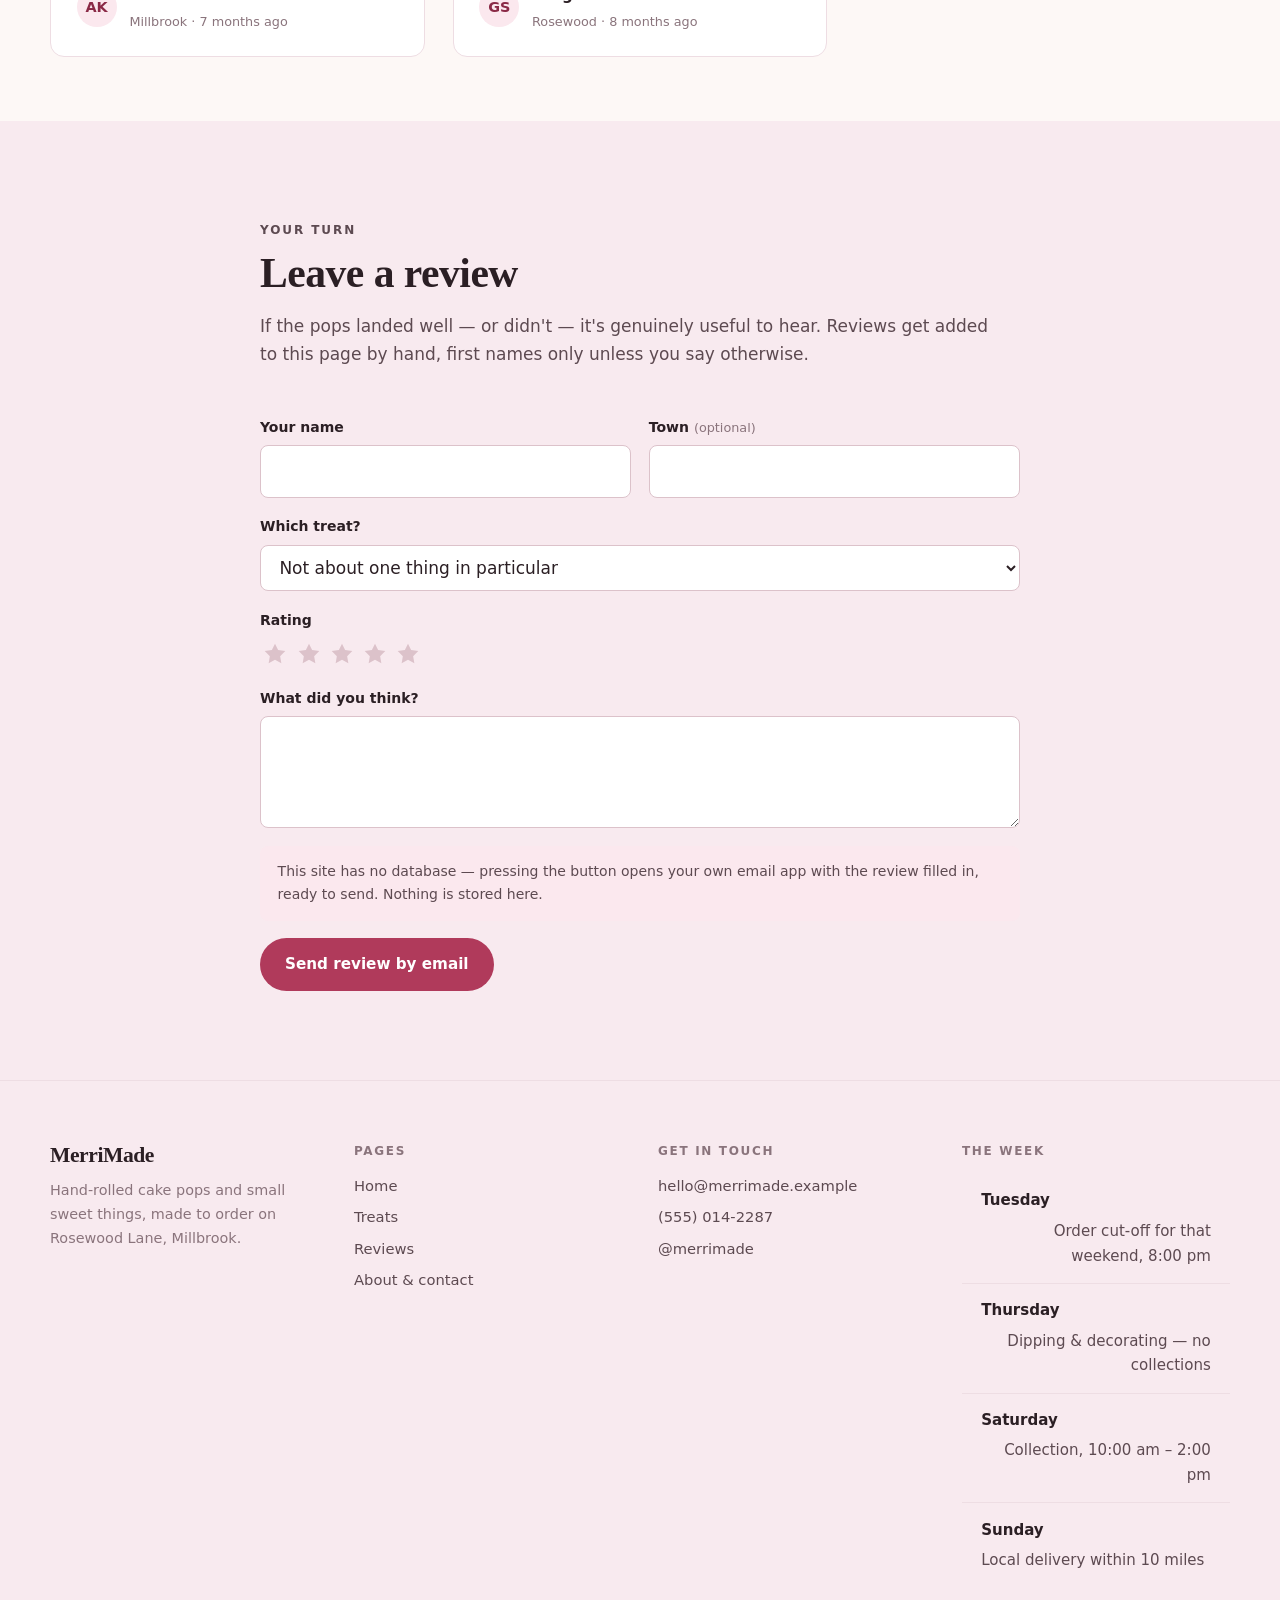
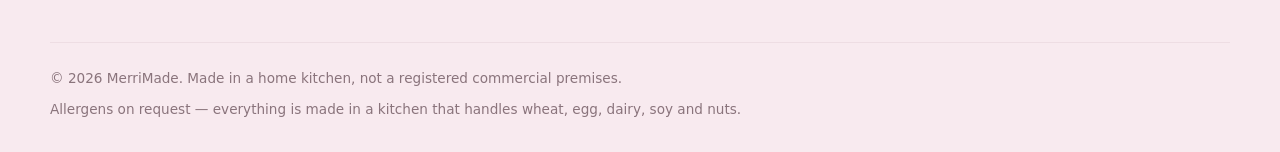
<file: reviews.html>
<!doctype html>
<html lang="en">
<head>
<meta charset="utf-8">
<meta name="viewport" content="width=device-width, initial-scale=1">
<title>Reviews — MerriMade</title>
<meta name="description" content="What MerriMade customers say about the cake pops, custom designs, dessert tables and truffles — and a form to leave your own review.">
<meta name="theme-color" content="#fdf8f6" media="(prefers-color-scheme: light)">
<meta name="theme-color" content="#171013" media="(prefers-color-scheme: dark)">
<link rel="stylesheet" href="css/styles.css">
<link rel="icon" href="data:image/svg+xml,<svg xmlns='http://www.w3.org/2000/svg' viewBox='0 0 100 100'><text y='.9em' font-size='90'>🍭</text></svg>">
</head>

<body>

<a class="skip-link" href="#main">Skip to content</a>

<!-- ============================================================= header -->
<header class="site-header">
  <div class="wrap site-header__inner">
    <a class="brand" href="index.html">
      <svg class="brand__mark" viewBox="0 0 48 48" fill="none" aria-hidden="true">
        <circle cx="24" cy="17" r="11.5" stroke="currentColor" stroke-width="2.5"/>
        <path d="M24 28.5V42" stroke="currentColor" stroke-width="2.5" stroke-linecap="round"/>
        <path d="M18.5 13h.01M27.5 11.5h.01M24 20.5h.01M29.5 17h.01M20 20h.01"
              stroke="currentColor" stroke-width="2.8" stroke-linecap="round" opacity=".55"/>
      </svg>
      <span class="brand__text">
        <span class="brand__name">MerriMade</span>
        <span class="brand__sub">Cake Pops &amp; Treats</span>
      </span>
    </a>

    <button class="nav-toggle" type="button" aria-controls="primary-nav" aria-expanded="false">
      <span class="sr-only">Menu</span>
      <svg width="22" height="22" viewBox="0 0 24 24" fill="none" stroke="currentColor"
           stroke-width="2" stroke-linecap="round" aria-hidden="true">
        <path d="M4 7h16M4 12h16M4 17h16"/>
      </svg>
    </button>

    <nav class="nav" id="primary-nav" aria-label="Main">
      <a href="index.html">Home</a>
      <a href="products.html">Treats</a>
      <a href="reviews.html">Reviews</a>
      <a href="about.html">About</a>
      <a class="btn btn--small nav__cta" href="about.html#order">Place an order</a>
    </nav>
  </div>
</header>

<!-- =============================================================== main -->
<main id="main">
  <section class="tight">
    <div class="wrap">
      <div class="section-head">
        <p class="eyebrow">In their words</p>
        <h1>Reviews</h1>
        <p>
          Collected from emails, doorstep conversations at collection, and the odd
          message at eleven at night. Nothing here has been tidied up.
        </p>
      </div>

      <div class="rating-summary" id="rating-summary"></div>
      <div class="reviews" id="review-grid"></div>
    </div>
  </section>

  <!-- ================================================== leave a review -->
  <section class="sunk" id="leave-a-review">
    <div class="wrap wrap--narrow">
      <div class="section-head">
        <p class="eyebrow">Your turn</p>
        <h2>Leave a review</h2>
        <p>
          If the pops landed well — or didn't — it's genuinely useful to hear. Reviews
          get added to this page by hand, first names only unless you say otherwise.
        </p>
      </div>

      <form class="form" id="review-form" novalidate>
        <div class="field-row">
          <div class="field">
            <label for="review-name">Your name</label>
            <input type="text" id="review-name" name="name" autocomplete="name" required>
          </div>
          <div class="field">
            <label for="review-location">Town <span class="hint">(optional)</span></label>
            <input type="text" id="review-location" name="location" autocomplete="address-level2">
          </div>
        </div>

        <div class="field">
          <label for="review-product">Which treat?</label>
          <select id="review-product" name="product"></select>
        </div>

        <fieldset class="field" style="border:0;padding:0;margin:0">
          <legend style="font-size:.875rem;font-weight:600;padding:0;margin-bottom:.4rem">Rating</legend>
          <div class="rating-input" data-value="0">
            <input type="radio" id="star1" name="rating" value="1">
            <label for="star1" title="1 star">
              <span class="sr-only">1 star</span>
              <svg viewBox="0 0 24 24" fill="currentColor" aria-hidden="true"><path d="M12 2.5l2.9 5.88 6.6.96-4.75 4.63 1.12 6.53L12 17.4l-5.87 3.1 1.12-6.53L2.5 9.34l6.6-.96z"/></svg>
            </label>
            <input type="radio" id="star2" name="rating" value="2">
            <label for="star2" title="2 stars">
              <span class="sr-only">2 stars</span>
              <svg viewBox="0 0 24 24" fill="currentColor" aria-hidden="true"><path d="M12 2.5l2.9 5.88 6.6.96-4.75 4.63 1.12 6.53L12 17.4l-5.87 3.1 1.12-6.53L2.5 9.34l6.6-.96z"/></svg>
            </label>
            <input type="radio" id="star3" name="rating" value="3">
            <label for="star3" title="3 stars">
              <span class="sr-only">3 stars</span>
              <svg viewBox="0 0 24 24" fill="currentColor" aria-hidden="true"><path d="M12 2.5l2.9 5.88 6.6.96-4.75 4.63 1.12 6.53L12 17.4l-5.87 3.1 1.12-6.53L2.5 9.34l6.6-.96z"/></svg>
            </label>
            <input type="radio" id="star4" name="rating" value="4">
            <label for="star4" title="4 stars">
              <span class="sr-only">4 stars</span>
              <svg viewBox="0 0 24 24" fill="currentColor" aria-hidden="true"><path d="M12 2.5l2.9 5.88 6.6.96-4.75 4.63 1.12 6.53L12 17.4l-5.87 3.1 1.12-6.53L2.5 9.34l6.6-.96z"/></svg>
            </label>
            <input type="radio" id="star5" name="rating" value="5">
            <label for="star5" title="5 stars">
              <span class="sr-only">5 stars</span>
              <svg viewBox="0 0 24 24" fill="currentColor" aria-hidden="true"><path d="M12 2.5l2.9 5.88 6.6.96-4.75 4.63 1.12 6.53L12 17.4l-5.87 3.1 1.12-6.53L2.5 9.34l6.6-.96z"/></svg>
            </label>
          </div>
        </fieldset>

        <div class="field">
          <label for="review-text">What did you think?</label>
          <textarea id="review-text" name="text" required></textarea>
        </div>

        <div class="form-note">
          <p>
            This site has no database — pressing the button opens your own email app
            with the review filled in, ready to send. Nothing is stored here.
          </p>
        </div>

        <div class="hero__actions" style="margin-top:0">
          <button class="btn" type="submit">Send review by email</button>
        </div>

        <div class="form-note" id="review-form-done" hidden>
          <p>
            Your email app should have opened with the review ready to send. If it
            didn't, write to <a href="mailto:" data-site-email>hello@merrimade.example</a>
            instead — that reaches the same place.
          </p>
        </div>
      </form>
    </div>
  </section>
</main>

<!-- ============================================================= footer -->
<!-- ============================================================= footer -->
<footer class="site-footer">
  <div class="wrap">
    <div class="site-footer__grid">
      <div>
        <span class="brand__name">MerriMade</span>
        <p style="margin-top:.6rem;color:var(--muted);font-size:.9rem;max-width:28ch">
          Hand-rolled cake pops and small sweet things, made to order on
          Rosewood Lane, Millbrook.
        </p>
      </div>
      <div>
        <h4>Pages</h4>
        <ul>
          <li><a href="index.html">Home</a></li>
          <li><a href="products.html">Treats</a></li>
          <li><a href="reviews.html">Reviews</a></li>
          <li><a href="about.html">About &amp; contact</a></li>
        </ul>
      </div>
      <div>
        <h4>Get in touch</h4>
        <ul>
          <li><a href="mailto:" data-site-email>hello@merrimade.example</a></li>
          <li><a href="tel:" data-site-phone>(555) 014-2287</a></li>
          <li><a href="https://instagram.com" rel="noopener">@merrimade</a></li>
        </ul>
      </div>
      <div>
        <h4>The week</h4>
        <dl class="facts" data-hours style="background:transparent;border:0"></dl>
      </div>
    </div>
    <div class="site-footer__note">
      <span>&copy; <span data-site-year>2026</span> MerriMade. Made in a home kitchen, not a registered commercial premises.</span>
      <span>Allergens on request — everything is made in a kitchen that handles wheat, egg, dairy, soy and nuts.</span>
    </div>
  </div>
</footer>

<script src="js/data.js"></script>
<script src="js/site.js"></script>
</body>
</html>
</file>
<file: css/styles.css>
/* ============================================================================
   MerriMade — stylesheet
   No frameworks, no build step. Design tokens live in :root; change a value
   there and it propagates everywhere.
   ========================================================================== */

/* ---------------------------------------------------------------- 1. Tokens */

:root {
  /* Colour — soft blush, raspberry, a lilac secondary */
  --bg:            #fdf8f6;
  --bg-sunk:       #f8eaef;
  --surface:       #ffffff;
  --surface-alt:   #fefafb;
  --ink:           #2b1f24;
  --ink-soft:      #5d4a51;
  --muted:         #8a747c;
  --line:          #eedde3;
  --line-strong:   #dcc2ca;
  --brand:         #b03a5b;
  --brand-deep:    #8a2946;
  --brand-wash:    #fbe8ee;
  --berry:         #7d4bab;
  --gold:          #c08a1e;
  --good:          #3f7150;

  /* Type */
  --serif: "Iowan Old Style", "Palatino Linotype", Palatino, "Book Antiqua",
           Georgia, "Times New Roman", serif;
  --sans:  ui-sans-serif, system-ui, -apple-system, "Segoe UI", Roboto,
           "Helvetica Neue", Arial, sans-serif;

  /* Space & shape */
  --gutter: clamp(1.25rem, 4vw, 3rem);
  --measure: 68ch;
  --radius: 14px;
  --radius-sm: 8px;
  --radius-pill: 999px;

  /* Depth */
  --shadow-sm: 0 1px 2px rgb(42 33 28 / 6%), 0 2px 6px rgb(42 33 28 / 5%);
  --shadow-md: 0 2px 4px rgb(42 33 28 / 5%), 0 10px 28px rgb(42 33 28 / 9%);
  --shadow-lg: 0 4px 8px rgb(42 33 28 / 6%), 0 24px 54px rgb(42 33 28 / 14%);

  --ease: cubic-bezier(0.22, 0.61, 0.36, 1);
}

@media (prefers-color-scheme: dark) {
  :root {
    --bg:          #171013;
    --bg-sunk:     #120c0e;
    --surface:     #211619;
    --surface-alt: #271b1f;
    --ink:         #f5ebee;
    --ink-soft:    #d9c8ce;
    --muted:       #a8919a;
    --line:        #35242a;
    --line-strong: #4a3239;
    --brand:       #f09ab4;
    --brand-deep:  #f7bccd;
    --brand-wash:  #35202a;
    --berry:       #c9a6e8;
    --gold:        #e0b34d;
    --good:        #7fbb92;
    --shadow-sm: 0 1px 2px rgb(0 0 0 / 30%);
    --shadow-md: 0 10px 28px rgb(0 0 0 / 40%);
    --shadow-lg: 0 24px 54px rgb(0 0 0 / 50%);
  }
}

/* ----------------------------------------------------------------- 2. Reset */

*, *::before, *::after { box-sizing: border-box; }

html { -webkit-text-size-adjust: 100%; scroll-behavior: smooth; }

body {
  margin: 0;
  background: var(--bg);
  color: var(--ink);
  font: 400 clamp(1rem, 0.97rem + 0.15vw, 1.0625rem)/1.65 var(--sans);
  -webkit-font-smoothing: antialiased;
  text-rendering: optimizeLegibility;
}

img, svg { display: block; max-width: 100%; }
button, input, textarea, select { font: inherit; color: inherit; }
ul, ol { margin: 0; padding: 0; list-style: none; }

h1, h2, h3, h4 {
  font-family: var(--serif);
  font-weight: 600;
  line-height: 1.15;
  letter-spacing: -0.012em;
  margin: 0;
  text-wrap: balance;
}

h1 { font-size: clamp(2.25rem, 1.4rem + 3.6vw, 4rem); }
h2 { font-size: clamp(1.75rem, 1.25rem + 1.9vw, 2.6rem); }
h3 { font-size: clamp(1.1rem, 1rem + 0.5vw, 1.35rem); }

p { margin: 0 0 1em; max-width: var(--measure); }
p:last-child { margin-bottom: 0; }

a { color: var(--brand-deep); text-decoration-thickness: 1px; text-underline-offset: 3px; }
a:hover { color: var(--brand); }

:focus-visible {
  outline: 2.5px solid var(--brand);
  outline-offset: 3px;
  border-radius: 3px;
}

::selection { background: var(--brand-wash); color: var(--ink); }

/* ---------------------------------------------------------------- 3. Layout */

.wrap {
  width: min(1180px, 100% - var(--gutter) * 2);
  margin-inline: auto;
}

.wrap--narrow { width: min(760px, 100% - var(--gutter) * 2); }

section { padding-block: clamp(3.5rem, 7vw, 6.5rem); }
section.tight { padding-block: clamp(2.5rem, 5vw, 4rem); }
.sunk { background: var(--bg-sunk); }

.skip-link {
  position: absolute;
  left: 50%;
  top: 0;
  translate: -50% -140%;
  z-index: 100;
  padding: 0.7rem 1.2rem;
  background: var(--ink);
  color: var(--bg);
  border-radius: 0 0 var(--radius-sm) var(--radius-sm);
  text-decoration: none;
  transition: translate 0.18s var(--ease);
}
.skip-link:focus-visible { translate: -50% 0; }

.sr-only {
  position: absolute;
  width: 1px; height: 1px;
  padding: 0; margin: -1px;
  overflow: hidden;
  clip-path: inset(50%);
  white-space: nowrap;
}

/* Section headers */
.eyebrow {
  font: 600 0.75rem/1 var(--sans);
  letter-spacing: 0.16em;
  text-transform: uppercase;
  color: var(--brand);
  margin: 0 0 0.9rem;
}

.section-head { margin-bottom: clamp(2rem, 4vw, 3rem); }
.section-head p { color: var(--ink-soft); margin-top: 0.85rem; }
.section-head--split {
  display: flex;
  flex-wrap: wrap;
  gap: 1.5rem;
  align-items: end;
  justify-content: space-between;
}

/* --------------------------------------------------------------- 4. Buttons */

.btn {
  --btn-bg: var(--brand);
  --btn-fg: #fff;
  display: inline-flex;
  align-items: center;
  gap: 0.55rem;
  padding: 0.8rem 1.5rem;
  border: 1px solid transparent;
  border-radius: var(--radius-pill);
  background: var(--btn-bg);
  color: var(--btn-fg);
  font-weight: 600;
  font-size: 0.95rem;
  text-decoration: none;
  cursor: pointer;
  transition: transform 0.16s var(--ease), background-color 0.16s var(--ease),
              box-shadow 0.16s var(--ease), border-color 0.16s var(--ease);
}
.btn:hover { background: var(--brand-deep); color: var(--btn-fg); transform: translateY(-1px); box-shadow: var(--shadow-md); }
.btn:active { transform: translateY(0); box-shadow: none; }

.btn--ghost {
  --btn-bg: transparent;
  --btn-fg: var(--ink);
  border-color: var(--line-strong);
}
.btn--ghost:hover { --btn-fg: var(--ink); background: var(--surface); border-color: var(--brand); }

.btn--small { padding: 0.55rem 1.1rem; font-size: 0.875rem; }

/* In dark mode the brand becomes a light pink, so filled buttons need dark
   ink on top. Scoped away from .btn--ghost, whose text must stay light. */
@media (prefers-color-scheme: dark) {
  .btn:not(.btn--ghost) { --btn-fg: #1b1411; }
  .btn:not(.btn--ghost):hover { --btn-fg: #1b1411; }
}

/* ---------------------------------------------------------------- 5. Header */

.site-header {
  position: sticky;
  top: 0;
  z-index: 50;
  background: color-mix(in srgb, var(--bg) 88%, transparent);
  backdrop-filter: saturate(150%) blur(10px);
  border-bottom: 1px solid transparent;
  transition: border-color 0.2s var(--ease), box-shadow 0.2s var(--ease);
}
.site-header[data-stuck="true"] {
  border-bottom-color: var(--line);
  box-shadow: var(--shadow-sm);
}

.site-header__inner {
  display: flex;
  align-items: center;
  justify-content: space-between;
  gap: 1rem;
  min-height: 72px;
}

.brand {
  display: inline-flex;
  align-items: center;
  gap: 0.7rem;
  text-decoration: none;
  color: var(--ink);
}
.brand:hover { color: var(--ink); }
.brand__mark {
  width: 38px; height: 38px;
  flex: none;
  color: var(--brand);
}
.brand__text { display: grid; }
.brand__name {
  font: 600 1.35rem/1 var(--serif);
  letter-spacing: -0.02em;
}
.brand__sub {
  font-size: 0.68rem;
  letter-spacing: 0.14em;
  text-transform: uppercase;
  color: var(--muted);
  margin-top: 0.28rem;
}

.nav { display: flex; align-items: center; gap: 0.35rem; }
.nav a {
  padding: 0.5rem 0.85rem;
  border-radius: var(--radius-pill);
  color: var(--ink-soft);
  font-size: 0.94rem;
  font-weight: 500;
  text-decoration: none;
  transition: background-color 0.14s var(--ease), color 0.14s var(--ease);
}
.nav a:hover { background: var(--surface); color: var(--ink); }
.nav a[aria-current="page"] { color: var(--brand-deep); font-weight: 600; }

.nav__cta { margin-left: 0.6rem; }

/* `.nav a` sets a colour at higher specificity than `.btn`, so the filled CTA
   has to restate its own — otherwise the label washes out into the pill. */
.nav a.nav__cta,
.nav a.nav__cta[aria-current="page"] { color: var(--btn-fg); background: var(--btn-bg); }
.nav a.nav__cta:hover { color: var(--btn-fg); background: var(--brand-deep); }

.nav-toggle {
  display: none;
  padding: 0.5rem;
  background: none;
  border: 1px solid var(--line-strong);
  border-radius: var(--radius-sm);
  cursor: pointer;
}

@media (max-width: 820px) {
  .nav-toggle { display: grid; place-items: center; }
  .nav {
    position: fixed;
    inset: 72px 0 auto;
    flex-direction: column;
    align-items: stretch;
    gap: 0.15rem;
    padding: 1rem var(--gutter) 1.5rem;
    background: var(--bg);
    border-bottom: 1px solid var(--line);
    box-shadow: var(--shadow-lg);
    transform-origin: top;
    display: none;
  }
  .nav[data-open="true"] { display: flex; }
  .nav a { padding: 0.85rem 1rem; border-radius: var(--radius-sm); font-size: 1.05rem; }
  .nav__cta { margin: 0.6rem 0 0; justify-content: center; }
}

/* ------------------------------------------------------------------ 6. Hero */

.hero { padding-block: clamp(3rem, 7vw, 6rem) clamp(3rem, 6vw, 5rem); }
.hero__grid {
  display: grid;
  gap: clamp(2.5rem, 5vw, 4.5rem);
  align-items: center;
}
@media (min-width: 900px) {
  .hero__grid { grid-template-columns: 1.05fr 0.95fr; }
}

.hero h1 { margin-bottom: 1.1rem; }
.hero h1 em {
  font-style: italic;
  color: var(--brand);
}
.hero__lead {
  font-size: clamp(1.075rem, 1rem + 0.4vw, 1.25rem);
  color: var(--ink-soft);
  max-width: 46ch;
}
.hero__actions {
  display: flex;
  flex-wrap: wrap;
  gap: 0.75rem;
  margin-top: 2rem;
}

.hero__proof {
  display: flex;
  flex-wrap: wrap;
  align-items: center;
  gap: 0.75rem 1.25rem;
  margin-top: 2.25rem;
  padding-top: 1.75rem;
  border-top: 1px solid var(--line);
  font-size: 0.9rem;
  color: var(--muted);
}

/* The dot only earns its place when the two facts share a line. */
@media (max-width: 620px) {
  .hero__proof-sep { display: none; }
}

/* Decorative stacked photo frames beside the hero */
.hero__art {
  display: grid;
  grid-template-columns: 1fr 1fr;
  grid-template-rows: auto auto;
  gap: 1rem;
}
.hero__art .tile:nth-child(1) { grid-column: 1 / -1; aspect-ratio: 16 / 10; }
.hero__art .tile:nth-child(2) { aspect-ratio: 1; }
.hero__art .tile:nth-child(3) { aspect-ratio: 1; translate: 0 1.5rem; }
@media (max-width: 640px) {
  .hero__art .tile:nth-child(3) { translate: 0; }
}

/* -------------------------------------------------- 7. Image / placeholder tile */

/* A `.tile` is either a real photo or a generated stand-in. Products set
   --hue inline so each one gets its own warm tone. */
.tile {
  position: relative;
  overflow: hidden;
  border-radius: var(--radius);
  background: var(--bg-sunk);
  box-shadow: var(--shadow-sm);
}
.tile img {
  width: 100%; height: 100%;
  object-fit: cover;
}

.tile--placeholder {
  --hue: 338;
  background:
    radial-gradient(120% 90% at 78% 8%, hsl(var(--hue) 62% 88% / 95%) 0%, transparent 60%),
    radial-gradient(110% 100% at 12% 100%, hsl(calc(var(--hue) + 22) 45% 78% / 85%) 0%, transparent 62%),
    linear-gradient(150deg, hsl(var(--hue) 40% 93%), hsl(calc(var(--hue) - 10) 34% 84%));
  display: grid;
  place-items: center;
}
.tile--placeholder::after {
  /* faint crosshatch so the flat gradient reads as intentional texture */
  content: "";
  position: absolute;
  inset: 0;
  opacity: 0.35;
  background-image:
    repeating-linear-gradient(45deg, hsl(var(--hue) 30% 40% / 7%) 0 1px, transparent 1px 9px),
    repeating-linear-gradient(-45deg, hsl(var(--hue) 30% 40% / 7%) 0 1px, transparent 1px 9px);
}
.tile__initial {
  position: relative;
  z-index: 1;
  font: 600 clamp(2.5rem, 6vw, 4.5rem)/1 var(--serif);
  color: hsl(var(--hue) 45% 30% / 42%);
  user-select: none;
}
@media (prefers-color-scheme: dark) {
  .tile--placeholder {
    background:
      radial-gradient(120% 90% at 78% 8%, hsl(var(--hue) 32% 26%) 0%, transparent 60%),
      radial-gradient(110% 100% at 12% 100%, hsl(calc(var(--hue) + 22) 28% 22%) 0%, transparent 62%),
      linear-gradient(150deg, hsl(var(--hue) 24% 20%), hsl(calc(var(--hue) - 10) 20% 14%));
  }
  .tile__initial { color: hsl(var(--hue) 40% 78% / 34%); }
}

/* ------------------------------------------------------------- 8. Card grid */

.grid {
  display: grid;
  gap: clamp(1.25rem, 2.5vw, 2rem);
  grid-template-columns: repeat(auto-fill, minmax(min(100%, 280px), 1fr));
}

.card {
  display: flex;
  flex-direction: column;
  background: var(--surface);
  border: 1px solid var(--line);
  border-radius: var(--radius);
  overflow: hidden;
  transition: transform 0.2s var(--ease), box-shadow 0.2s var(--ease),
              border-color 0.2s var(--ease);
}
.card:hover {
  transform: translateY(-3px);
  box-shadow: var(--shadow-md);
  border-color: var(--line-strong);
}

.card .tile {
  border-radius: 0;
  box-shadow: none;
  aspect-ratio: 4 / 3;
}

.card__body {
  display: flex;
  flex-direction: column;
  gap: 0.6rem;
  padding: 1.25rem 1.35rem 1.4rem;
  flex: 1;
}

.card__head {
  display: flex;
  align-items: baseline;
  justify-content: space-between;
  gap: 0.75rem;
}
.card__price {
  flex: none;
  font: 600 1.05rem/1 var(--serif);
  color: var(--brand-deep);
  white-space: nowrap;
}
.card__unit {
  font-size: 0.8rem;
  color: var(--muted);
  margin: -0.35rem 0 0;
}
.card__blurb {
  font-size: 0.94rem;
  color: var(--ink-soft);
  margin: 0;
  flex: 1;
}

/* Badges */
.badges { display: flex; flex-wrap: wrap; gap: 0.4rem; }
.badge {
  padding: 0.22rem 0.6rem;
  border-radius: var(--radius-pill);
  background: var(--brand-wash);
  color: var(--brand-deep);
  font-size: 0.72rem;
  font-weight: 600;
  letter-spacing: 0.03em;
  border: 1px solid color-mix(in srgb, var(--brand) 22%, transparent);
}
.badge--muted {
  background: var(--bg-sunk);
  color: var(--muted);
  border-color: var(--line);
}

.status {
  display: inline-flex;
  align-items: center;
  gap: 0.4rem;
  font-size: 0.78rem;
  font-weight: 600;
  color: var(--muted);
}
.status::before {
  content: "";
  width: 7px; height: 7px;
  border-radius: 50%;
  background: currentColor;
}
.status--available { color: var(--good); }
.status--preorder  { color: var(--gold); }
.status--sold-out  { color: var(--muted); }

.card[data-status="sold-out"] .tile { filter: grayscale(0.55) opacity(0.75); }

/* ------------------------------------------------------------ 9. Filter bar */

.filters {
  display: flex;
  flex-wrap: wrap;
  align-items: center;
  gap: 1rem;
  justify-content: space-between;
  padding: 1rem 1.15rem;
  margin-bottom: clamp(1.75rem, 3vw, 2.5rem);
  background: var(--surface);
  border: 1px solid var(--line);
  border-radius: var(--radius);
}

.chips { display: flex; flex-wrap: wrap; gap: 0.4rem; }
.chip {
  padding: 0.45rem 0.95rem;
  border: 1px solid var(--line-strong);
  border-radius: var(--radius-pill);
  background: transparent;
  color: var(--ink-soft);
  font-size: 0.875rem;
  font-weight: 500;
  cursor: pointer;
  transition: all 0.14s var(--ease);
}
.chip:hover { border-color: var(--brand); color: var(--ink); }
.chip[aria-pressed="true"] {
  background: var(--ink);
  border-color: var(--ink);
  color: var(--bg);
}

.search {
  position: relative;
  flex: 1 1 200px;
  max-width: 280px;
}
.search input {
  width: 100%;
  padding: 0.55rem 0.9rem 0.55rem 2.3rem;
  border: 1px solid var(--line-strong);
  border-radius: var(--radius-pill);
  background: var(--bg);
  font-size: 0.9rem;
}
.search input::placeholder { color: var(--muted); }
.search svg {
  position: absolute;
  left: 0.8rem; top: 50%;
  translate: 0 -50%;
  width: 15px; height: 15px;
  color: var(--muted);
  pointer-events: none;
}

.result-count { font-size: 0.875rem; color: var(--muted); }

.empty {
  padding: 3.5rem 1rem;
  text-align: center;
  color: var(--muted);
  border: 1px dashed var(--line-strong);
  border-radius: var(--radius);
}

/* -------------------------------------------------------------- 10. Reviews */

.rating-summary {
  display: flex;
  flex-wrap: wrap;
  align-items: center;
  gap: 1rem 2rem;
  padding: 1.4rem 1.6rem;
  background: var(--surface);
  border: 1px solid var(--line);
  border-radius: var(--radius);
  margin-bottom: clamp(1.75rem, 3vw, 2.5rem);
}
.rating-summary__score {
  font: 600 2.6rem/1 var(--serif);
  color: var(--ink);
}
.rating-summary__meta { font-size: 0.9rem; color: var(--muted); }

.stars { display: inline-flex; gap: 2px; color: var(--gold); }
.stars svg { width: 16px; height: 16px; }
.stars--lg svg { width: 20px; height: 20px; }
.stars .star--empty { color: var(--line-strong); }

.reviews {
  display: grid;
  gap: clamp(1.25rem, 2.5vw, 1.75rem);
  grid-template-columns: repeat(auto-fill, minmax(min(100%, 320px), 1fr));
}

.review {
  display: flex;
  flex-direction: column;
  gap: 0.9rem;
  padding: 1.5rem 1.6rem;
  background: var(--surface);
  border: 1px solid var(--line);
  border-radius: var(--radius);
  position: relative;
}
.review::before {
  content: "\201C";
  position: absolute;
  top: 0.35rem; right: 1.1rem;
  font: 600 4.5rem/1 var(--serif);
  color: var(--brand);
  opacity: 0.14;
  pointer-events: none;
}
.review__text {
  font-size: 1rem;
  color: var(--ink);
  margin: 0;
  flex: 1;
}
.review__foot {
  display: flex;
  align-items: center;
  gap: 0.8rem;
  padding-top: 0.9rem;
  border-top: 1px solid var(--line);
}
.avatar {
  width: 40px; height: 40px;
  flex: none;
  display: grid;
  place-items: center;
  border-radius: 50%;
  background: var(--brand-wash);
  color: var(--brand-deep);
  font: 600 0.9rem/1 var(--sans);
}
.review__who { display: grid; gap: 0.15rem; min-width: 0; }
.review__name { font-weight: 600; font-size: 0.94rem; }
.review__when { font-size: 0.8rem; color: var(--muted); }
.review__product {
  font-size: 0.8rem;
  color: var(--muted);
}
.review__product a { color: var(--brand-deep); }

/* Marquee of short quotes (home page) */
.quote-strip {
  display: flex;
  gap: 1.5rem;
  overflow-x: auto;
  padding-bottom: 0.75rem;
  scroll-snap-type: x mandatory;
  scrollbar-width: thin;
}
.quote-strip > * { flex: 0 0 min(88%, 380px); scroll-snap-align: start; }

/* ---------------------------------------------------------------- 11. Steps */

.steps {
  display: grid;
  gap: clamp(1.5rem, 3vw, 2.5rem);
  counter-reset: step;
}
@media (min-width: 760px) { .steps { grid-template-columns: repeat(3, 1fr); } }

.step { position: relative; padding-top: 3.25rem; }
.step::before {
  counter-increment: step;
  content: counter(step);
  position: absolute;
  top: 0; left: 0;
  width: 2.35rem; height: 2.35rem;
  display: grid; place-items: center;
  border-radius: 50%;
  background: var(--ink);
  color: var(--bg);
  font: 600 0.95rem/1 var(--sans);
}
.step h3 { margin-bottom: 0.5rem; }
.step p { color: var(--ink-soft); font-size: 0.95rem; }

/* -------------------------------------------------------------- 12. Feature */

.features {
  display: grid;
  gap: clamp(1.5rem, 3vw, 2.5rem);
  grid-template-columns: repeat(auto-fit, minmax(min(100%, 230px), 1fr));
}
.feature__icon {
  width: 30px; height: 30px;
  color: var(--brand);
  margin-bottom: 0.9rem;
}
.feature h3 { margin-bottom: 0.4rem; font-size: 1.1rem; }
.feature p { font-size: 0.94rem; color: var(--ink-soft); }

/* ----------------------------------------------------------- 13. Prose/about */

.prose { max-width: var(--measure); }
.prose h2 { margin: 2.5rem 0 0.9rem; }
.prose h2:first-child { margin-top: 0; }
.prose p { color: var(--ink-soft); }
.prose strong { color: var(--ink); }

.pull {
  margin: 2.5rem 0;
  padding: 1.5rem 0 1.5rem 1.75rem;
  border-left: 3px solid var(--brand);
  font: italic 400 clamp(1.15rem, 1rem + 0.6vw, 1.45rem)/1.5 var(--serif);
  color: var(--ink);
}
.pull p { max-width: none; }

.facts {
  display: grid;
  gap: 0;
  border: 1px solid var(--line);
  border-radius: var(--radius);
  overflow: hidden;
  background: var(--surface);
}
.facts > div {
  display: flex;
  flex-wrap: wrap;
  gap: 0.35rem 1rem;
  justify-content: space-between;
  padding: 0.9rem 1.2rem;
  border-bottom: 1px solid var(--line);
  font-size: 0.94rem;
}
.facts > div:last-child { border-bottom: 0; }
.facts dt { font-weight: 600; margin: 0; }
.facts dd { margin: 0; color: var(--ink-soft); text-align: right; }

/* ----------------------------------------------------------------- 14. Form */

.form { display: grid; gap: 1.1rem; }
.field { display: grid; gap: 0.4rem; }
.field label { font-size: 0.875rem; font-weight: 600; }
.field .hint { font-size: 0.8rem; color: var(--muted); font-weight: 400; }
.field input, .field textarea, .field select {
  padding: 0.7rem 0.9rem;
  background: var(--surface);
  border: 1px solid var(--line-strong);
  border-radius: var(--radius-sm);
  transition: border-color 0.14s var(--ease), box-shadow 0.14s var(--ease);
}
.field input:focus, .field textarea:focus, .field select:focus {
  border-color: var(--brand);
  box-shadow: 0 0 0 3px var(--brand-wash);
  outline: none;
}
.field textarea { resize: vertical; min-height: 7rem; }
.field-row { display: grid; gap: 1.1rem; }
@media (min-width: 560px) { .field-row { grid-template-columns: 1fr 1fr; } }

/* Star rating input */
.rating-input { display: flex; gap: 0.15rem; }
.rating-input input { position: absolute; opacity: 0; pointer-events: none; }
.rating-input label {
  padding: 0.15rem;
  cursor: pointer;
  color: var(--line-strong);
  transition: color 0.12s var(--ease), transform 0.12s var(--ease);
}
.rating-input label svg { width: 26px; height: 26px; }
.rating-input label:hover { transform: scale(1.12); }
.rating-input[data-value="1"] label:nth-of-type(-n+1),
.rating-input[data-value="2"] label:nth-of-type(-n+2),
.rating-input[data-value="3"] label:nth-of-type(-n+3),
.rating-input[data-value="4"] label:nth-of-type(-n+4),
.rating-input[data-value="5"] label:nth-of-type(-n+5) { color: var(--gold); }
.rating-input input:focus-visible + label { outline: 2.5px solid var(--brand); outline-offset: 2px; border-radius: 3px; }

.form-note {
  padding: 0.9rem 1.1rem;
  background: var(--brand-wash);
  border-radius: var(--radius-sm);
  font-size: 0.875rem;
  color: var(--ink-soft);
}
.form-note p { max-width: none; }

/* ------------------------------------------------------------------ 15. CTA */

.cta {
  padding: clamp(2.25rem, 5vw, 3.5rem);
  border-radius: var(--radius);
  background:
    radial-gradient(90% 140% at 100% 0%, color-mix(in srgb, var(--brand) 18%, transparent), transparent 65%),
    var(--surface);
  border: 1px solid var(--line);
  text-align: center;
}
.cta h2 { margin-bottom: 0.75rem; }
.cta p { margin-inline: auto; color: var(--ink-soft); }
.cta .hero__actions { justify-content: center; }

/* --------------------------------------------------------------- 16. Footer */

.site-footer {
  padding-block: clamp(2.5rem, 5vw, 4rem) 2rem;
  background: var(--bg-sunk);
  border-top: 1px solid var(--line);
  font-size: 0.92rem;
}
.site-footer__grid {
  display: grid;
  gap: 2.25rem;
  grid-template-columns: repeat(auto-fit, minmax(min(100%, 200px), 1fr));
}
.site-footer h4 {
  font-family: var(--sans);
  font-size: 0.75rem;
  letter-spacing: 0.14em;
  text-transform: uppercase;
  color: var(--muted);
  margin-bottom: 0.9rem;
}
.site-footer li + li { margin-top: 0.45rem; }
.site-footer a { color: var(--ink-soft); text-decoration: none; }
.site-footer a:hover { color: var(--brand-deep); text-decoration: underline; }
.site-footer__note {
  margin-top: 2.5rem;
  padding-top: 1.5rem;
  border-top: 1px solid var(--line);
  display: flex;
  flex-wrap: wrap;
  gap: 0.5rem 1.5rem;
  justify-content: space-between;
  color: var(--muted);
  font-size: 0.85rem;
}

/* --------------------------------------------------------- 17. Motion / misc */

[data-reveal] {
  opacity: 0;
  transform: translateY(14px);
  transition: opacity 0.55s var(--ease), transform 0.55s var(--ease);
}
[data-reveal].is-visible { opacity: 1; transform: none; }

@media (prefers-reduced-motion: reduce) {
  html { scroll-behavior: auto; }
  *, *::before, *::after {
    animation-duration: 0.01ms !important;
    transition-duration: 0.01ms !important;
  }
  [data-reveal] { opacity: 1; transform: none; }
}
</file>
